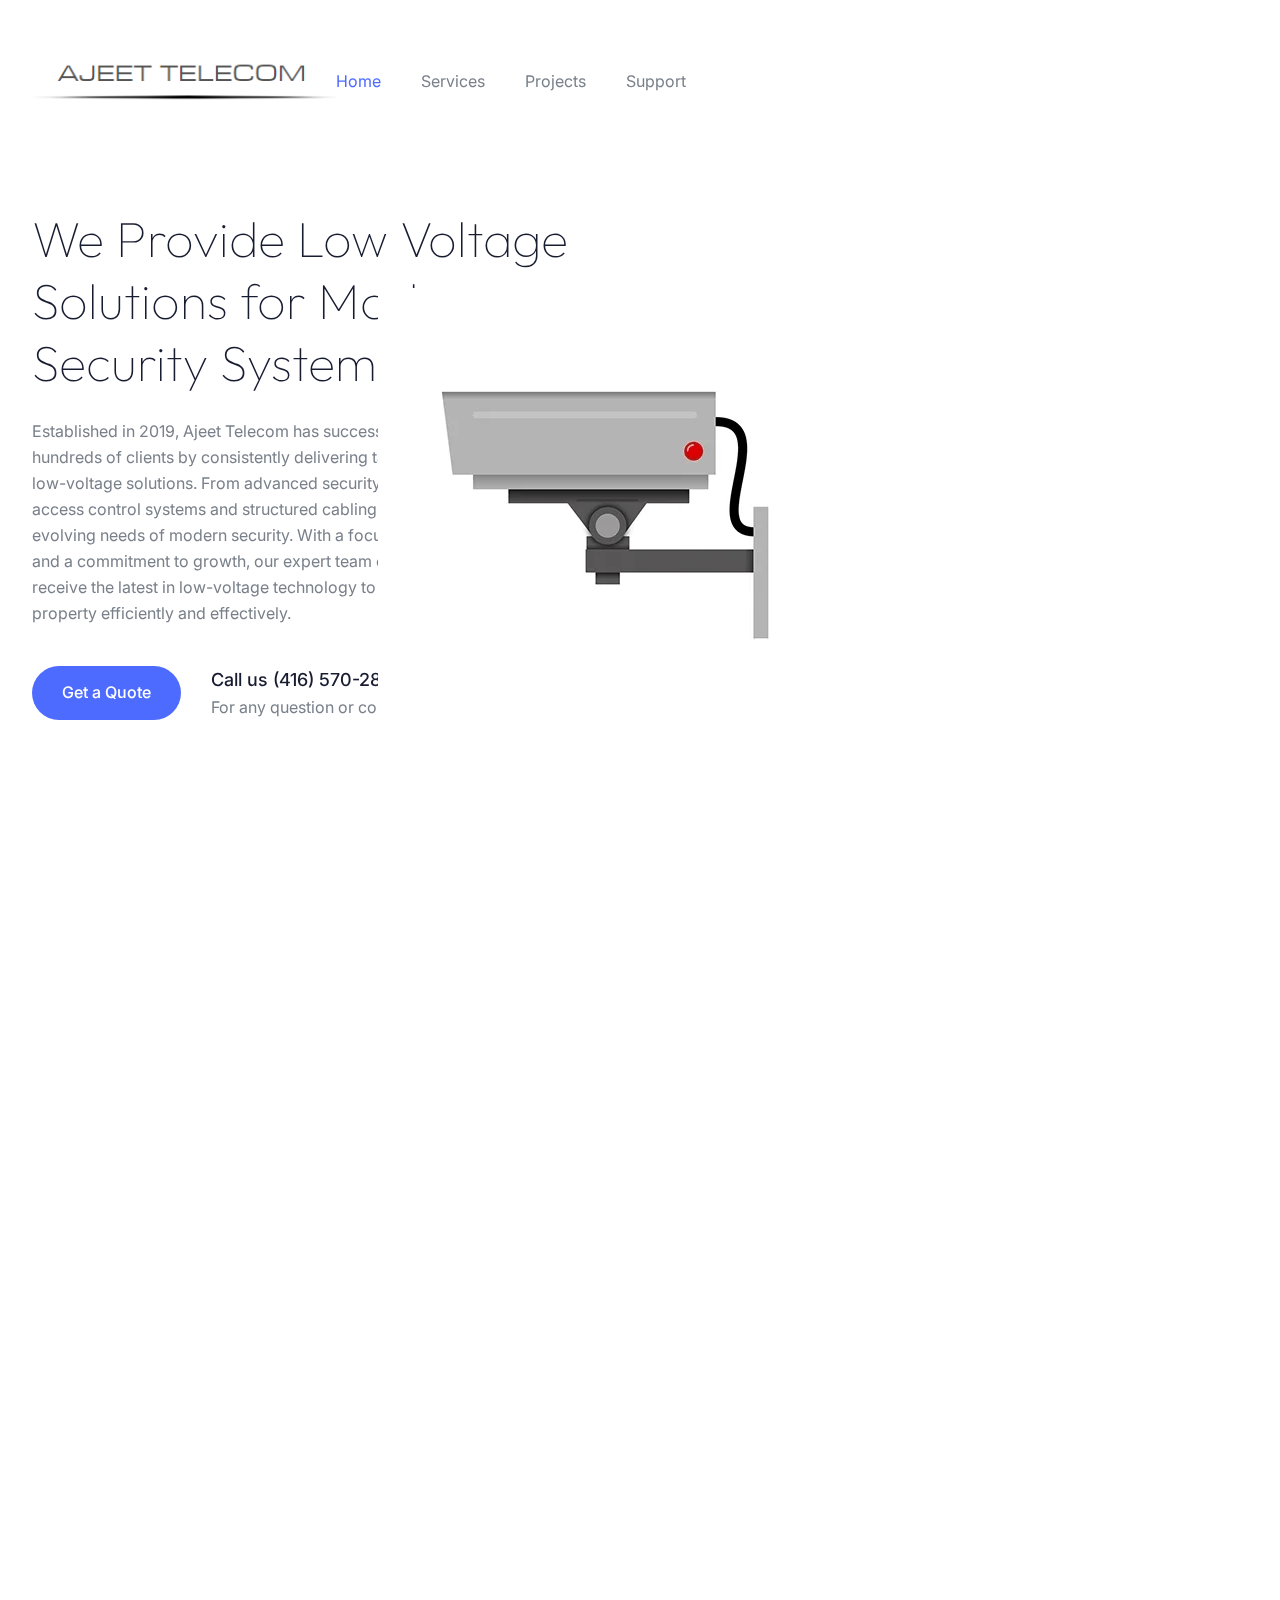
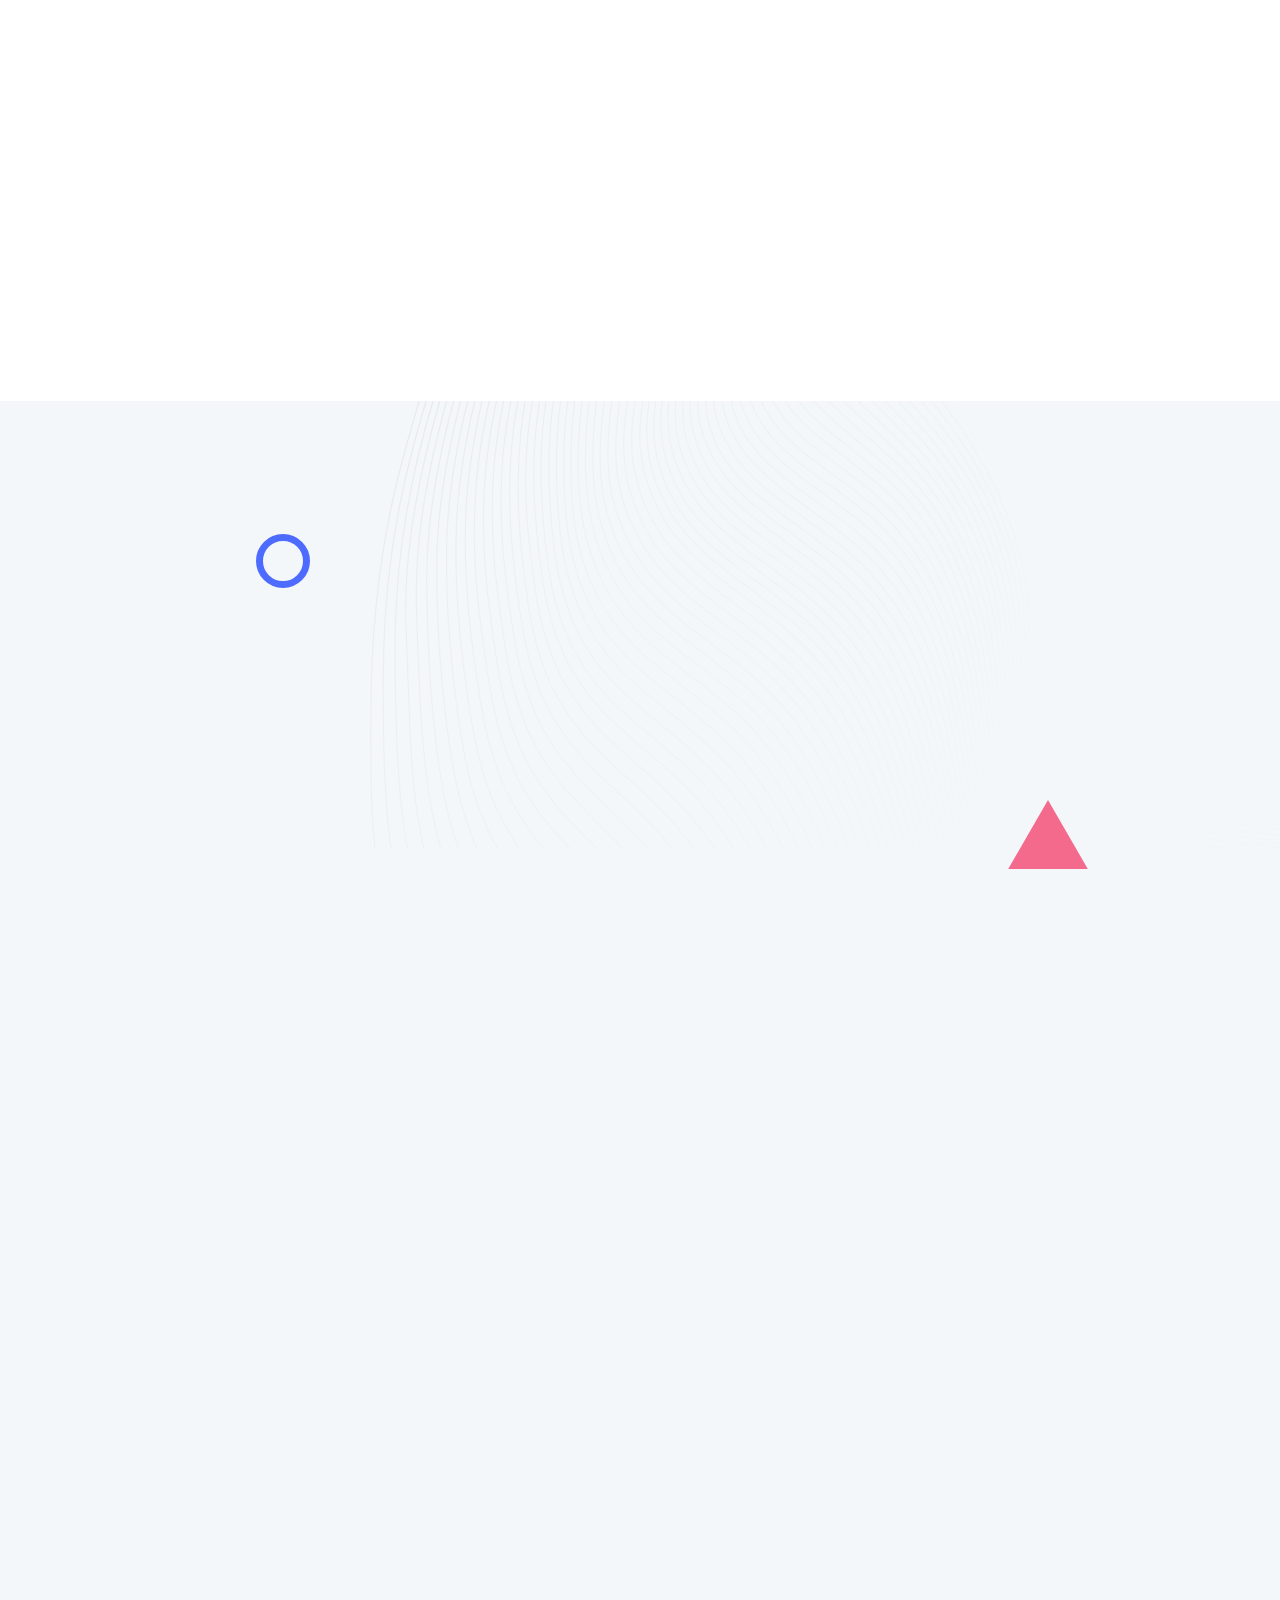
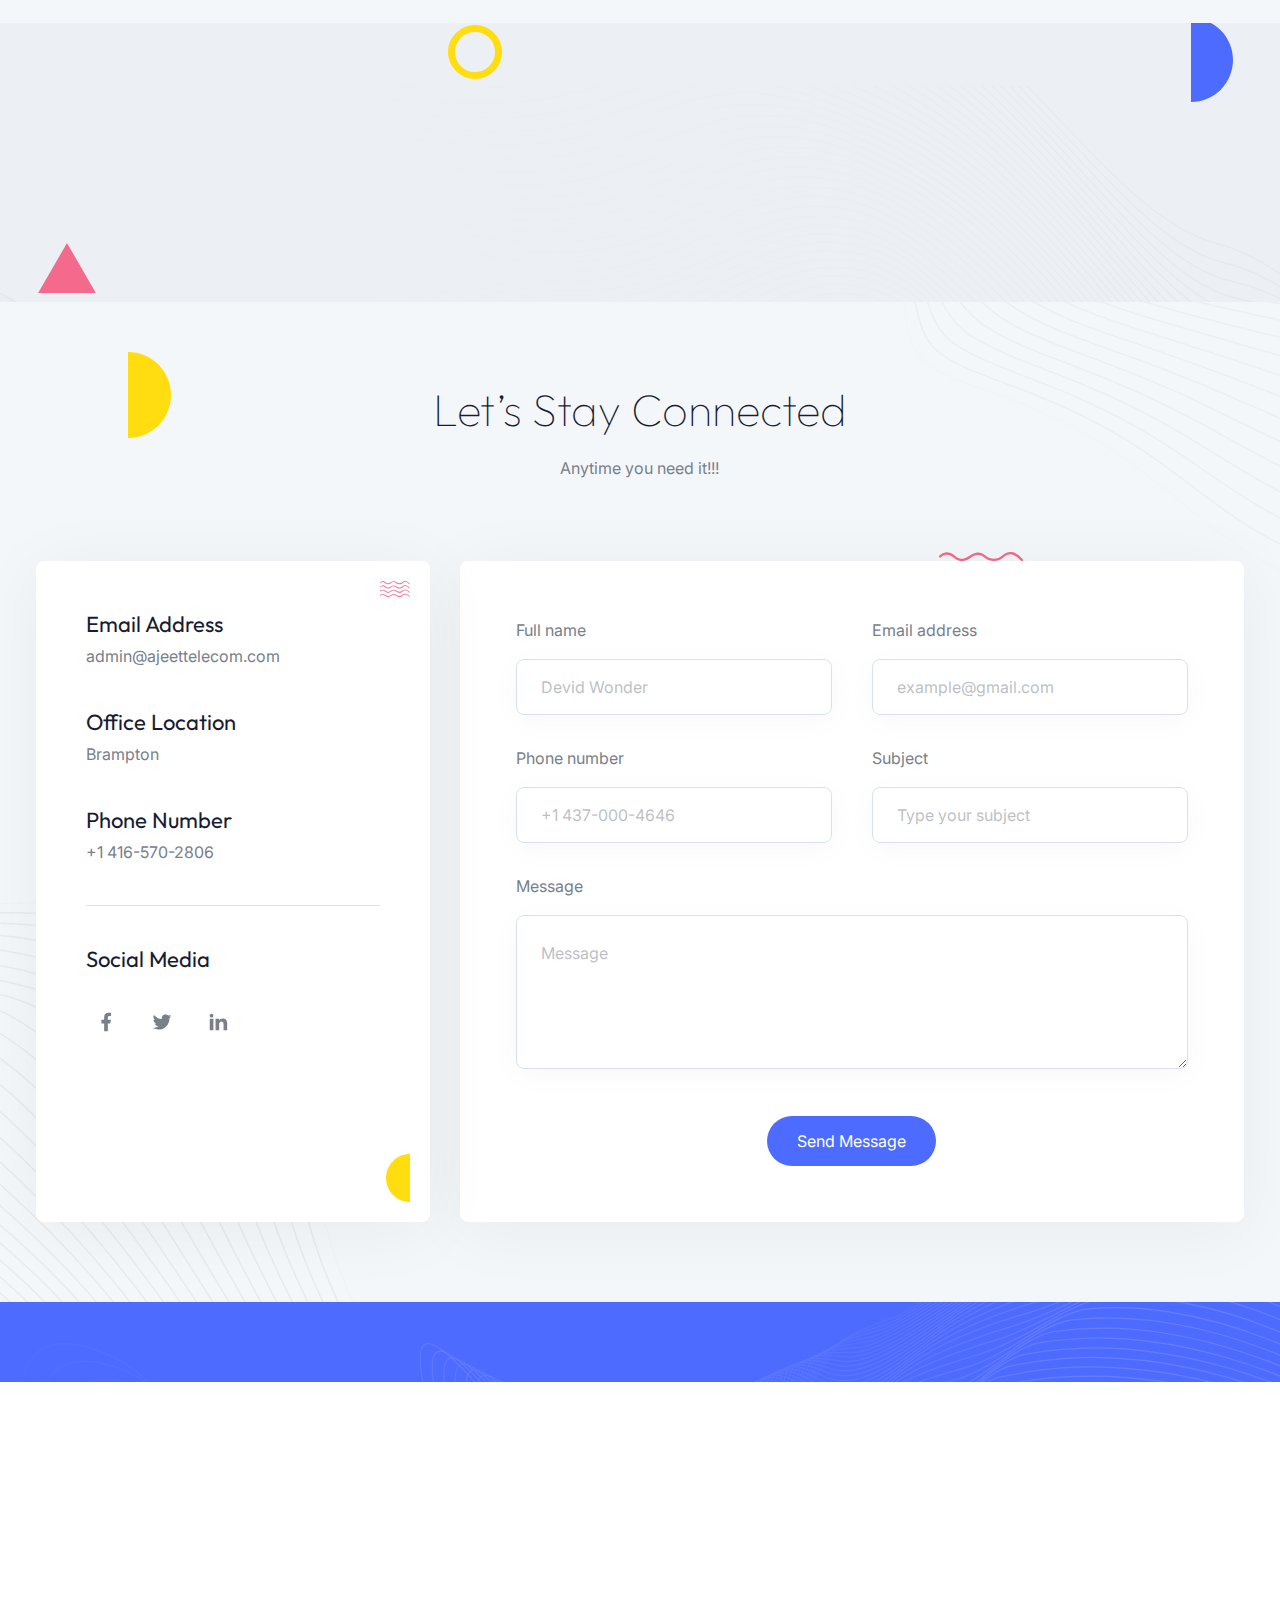
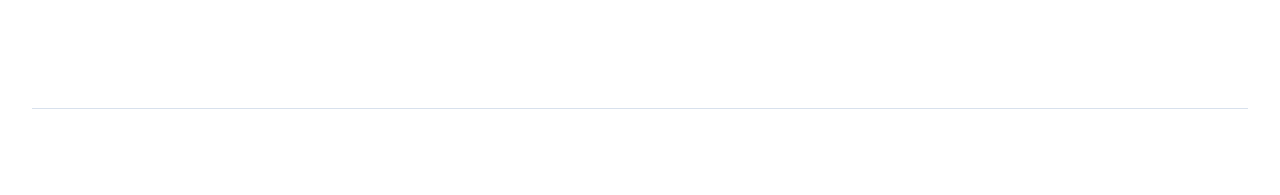
<file: index.html>
<!DOCTYPE html>
<html lang="en">

<head>
  <meta charset="UTF-8" />
  <meta http-equiv="X-UA-Compatible" content="IE=edge" />
  <meta name="viewport" content="width=device-width, initial-scale=1.0" />
  <title>Ajeet Telecom</title>
  <link rel="icon" href="/images/clipart584438.png">
  <link href="style.css" rel="stylesheet">
</head>

<body x-data="{ page: 'home', 'darkMode': true, 'stickyMenu': false, 'navigationOpen': false, 'scrollTop': false }"
  x-init="
         darkMode = JSON.parse(localStorage.getItem('darkMode'));
         $watch('darkMode', value => localStorage.setItem('darkMode', JSON.stringify(value)))"
  :class="{'b eh': darkMode === true}">
  <!-- ===== Header Start ===== -->
  <header class="g s r vd ya cj" :class="{ 'hh sm _k dj bl ll' : stickyMenu }"
    @scroll.window="stickyMenu = (window.pageYOffset > 20) ? true : false">
    <div class="bb ze ki xn 2xl:ud-px-0 oo wf yf i">
      <div class="vd to/4 tc wf yf">
        <a href="index.html">
          <h1 class="fk vj zp kk wm wb textlogo">
            <img src="images/Logo1.png" alt="">
          </h1>
        </a>

        <!-- Hamburger Toggle BTN -->
        <button class="po rc" @click="navigationOpen = !navigationOpen">
          <span class="rc i pf re pd">
            <span class="du-block h q vd yc">
              <span class="rc i r s eh um tg te rd eb ml jl dl" :class="{ 'ue el': !navigationOpen }"></span>
              <span class="rc i r s eh um tg te rd eb ml jl fl" :class="{ 'ue qr': !navigationOpen }"></span>
              <span class="rc i r s eh um tg te rd eb ml jl gl" :class="{ 'ue hl': !navigationOpen }"></span>
            </span>
            <span class="du-block h q vd yc lf">
              <span class="rc eh um tg ml jl el h na r ve yc" :class="{ 'sd dl': !navigationOpen }"></span>
              <span class="rc eh um tg ml jl qr h s pa vd rd" :class="{ 'sd rr': !navigationOpen }"></span>
            </span>
          </span>
        </button>
        <!-- Hamburger Toggle BTN -->
      </div>

      <div class="vd wo/4 sd qo f ho oo wf yf" :class="{ 'd hh rm sr td ud qg ug jc yh': navigationOpen }">
        <nav>
          <ul class="tc _o sf yo cg ep">
            <li><a href="index.html" class="xl" :class="{ 'mk': page === 'home' }">Home</a></li>
            <li><a href="index.html#services" class="xl">Services</a></li>
            <li><a href="/projects.html" class="xl">Projects</a></li>
            <li><a href="index.html#support" class="xl">Support</a></li>
          </ul>
        </nav>

      </div>
    </div>
    </div>
  </header>

  <!-- ===== Header End ===== -->

  <main>
    <!-- ===== Hero Start ===== -->
    <section class="gj do ir hj sp jr i pg">
      <!-- Hero Images -->
      <div class="xc fn zd/2 2xl:ud-w-187.5 bd 2xl:ud-h-171.5 h q r">
        <!-- <img src="images/shape-01.svg" alt="shape" class="xc 2xl:ud-block h t -ud-left-[10%] ua" /> -->
        <!-- <img src="images/shape-03.svg" alt="shape" class="xc 2xl:ud-block h v w va shape3" /> -->
        <img src="images/giphy (2).webp" alt="Woman" class="h q r ua heroimage" />
      </div>

      <!-- Hero Content -->
      <div class="bb ze ki xn 2xl:ud-px-0">
        <div class="tc _o">
          <div class="animate_left jn/2">
            <h1 class="fk vj zp or kk wm wb">We Provide Low Voltage Solutions for Modern Security Systems</h1>
            <p class="fq">
              Established in 2019, Ajeet Telecom has successfully helped hundreds of clients by consistently delivering tailored, reliable low-voltage solutions. From advanced security cameras to access control systems and structured cabling, we meet the evolving needs of modern security. With a focus on innovation and a commitment to growth, our expert team ensures you receive the latest in low-voltage technology to secure your property efficiently and effectively.
            </p>

            <div class="tc tf yo zf mb">
              <a href="#support" class="ek jk lk gh gi hi rg ml il vc _d _l">Get a Quote</a>

              <span class="tc sf">
                <a href="#" class="inline-block ek xj kk wm"> Call us (416) 570-2806 </a>
                <span class="inline-block">For any question or concern</span>
              </span>
            </div>
          </div>
        </div>
      </div>
    </section>
    <!-- ===== Hero End ===== -->

    <!-- ===== Small Features Start ===== -->
    <section id="features">
      <div class="bb ze ki yn 2xl:ud-px-12.5">
        <div class="tc uf zo xf ap zf bp mq">
          <!-- Small Features Item -->
          <div class="animate_top kn to/3 tc cg oq">
            <div class="tc wf xf cf ae cd rg mh">
              <img src="images/icon-01.svg" alt="Icon" />
            </div>
            <div>
              <h4 class="ek yj go kk wm xb">24/7 Support</h4>
              <p> Experience peace of mind with our 24/7 service availability, ensuring support whenever you need it!
              </p>
            </div>
          </div>

          <!-- Small Features Item -->
          <div class="animate_top kn to/3 tc cg oq">
            <div class="tc wf xf cf ae cd rg nh">
              <img src="images/icon-02.svg" alt="Icon" />
            </div>
            <div>
              <h4 class="ek yj go kk wm xb"> Ownership</h4>
              <p> we believe in taking ownership of your safety. Count on our expert solutions to provide the protection
                you need, whenever you need it."</p>
            </div>
          </div>

          <!-- Small Features Item -->
          <div class="animate_top kn to/3 tc cg oq">
            <div class="tc wf xf cf ae cd rg oh">
              <img src="images/icon-03.svg" alt="Icon" />
            </div>
            <div>
              <h4 class="ek yj go kk wm xb">Team Work</h4>
              <p> Collaboration is at the heart of what we do—together, we deliver results.</p>
            </div>
          </div>
        </div>
      </div>
    </section>
    <!-- ===== Small Features End ===== -->

    <!-- ===== About Start ===== -->
    <section class="ji gp uq 2xl:ud-py-35 pg" id="about">
      <div class="bb ze ki xn wq">
        <div class="tc wf gg qq">
          <!-- About Images -->
          <div class="animate_left xc gn gg jn/2 i">

            <div>
              <img src="images/shape-05.svg" alt="Shape" class="h -ud-left-5 x" />
              <img src="images/camera1.png" alt="About" class="ib" />
              <img src="images/cables.png" alt="About" />
            </div>

            <div>
              <img src="images/shape-06.svg" alt="Shape" />
              <img src="images/accesscontrol.png" alt="About" class="ob gb" />
              <img src="images/shape-07.svg" alt="Shape" class="bb" />
            </div>
          </div>

          <!-- About Content -->
          <div class="animate_right jn/2">
            <h4 class="ek yj mk gb">Why Choose Us</h4>
            <h2 class="fk vj zp pr kk wm qb">We Make Our customers happy by giving Best services.</h2>

            <p class="uo">Our specialized knowledge in low voltage systems ensures you receive tailored solutions that
              meet your specific security needs.We utilize the latest advancements in security technology, providing you
              with dependable systems that enhance safety and connectivity.With our round-the-clock service
              availability, you can have peace of mind knowing that help is just a call
              away, whenever you need it. We prioritize your satisfaction, working closely with you to understand your
              requirements and deliver
              solutions that exceed your expectations.From security cameras and access control to structured cabling, we
              offer a wide range of services to
              safeguard your property.Our team is dedicated to providing high-quality products and services, ensuring
              your security systems
              function effectively and reliably.With a history of successful installations and satisfied clients, we are
              a trusted partner in the security
              industry.</p>

            <!-- <a href="https://www.youtube.com/watch?v=xcJtL7QggTI" data-fslightbox class="vc wf hg mb">
              <span class="tc wf xf be dd rg i gh ua">
                <span class="nf h vc yc vd rg gh qk -ud-z-1"></span>
                <img src="images/icon-play.svg" alt="Play" />
              </span>
              <span class="kk">SEE HOW WE WORK</span>
            </a> -->
          </div>
        </div>
      </div>
    </section>
    <!-- ===== About End ===== -->

    <!-- ===== Team Start ===== -->
    <section class="i pg ji gp uq">
      <!-- Bg Shapes -->
      <span class="rc h s r vd fd/5 fh rm"></span>
      <img src="images/shape-08.svg" alt="Shape Bg" class="h q r" />
      <img src="images/shape-09.svg" alt="Shape" class="of h y z/2" />
      <img src="images/shape-10.svg" alt="Shape" class="h _ aa" />
      <img src="images/shape-11.svg" alt="Shape" class="of h m ba" />

      <!-- Section Title Start -->
      <!-- <div
        x-data="{ sectionTitle: `Our Services`, sectionTitleText: `Our services include comprehensive security camera installations using advanced technology, structured cabling for robust networking infrastructure, and sophisticated access control systems tailored to your needs. We leverage cutting-edge software tools for seamless monitoring and management while providing ongoing customer support and maintenance to ensure optimal performance. Trust Ajeet Telecom for reliable, high-quality solutions that safeguard your property and enhance operational efficiency.`}">
        <div class="animate_top bb ze rj ki xn vq">
          <h2 x-text="sectionTitle" class="fk vj pr kk wm on/5 gq/2 bb _b">
          </h2>
          <p class="bb on/5 wo/5 hq" x-text="sectionTitleText"></p>
        </div> -->


      </div>

      <section>

        <p> ......... </p>

      </section>
      <!-- ===== Services Start ===== -->
      <section class="lj tp kr" id="services">
        <!-- Section Title Start -->
        <div x-data="{ sectionTitle: `We Offer The Best Quality Service for You`}">
          <div class="animate_top bb ze rj ki xn vq">
            <h2 x-text="sectionTitle" class="fk vj pr kk wm on/5 gq/2 bb _b">
            </h2>
            <p class="bb on/5 wo/5 hq" x-text="sectionTitleText"></p>
          </div>


        </div>
        <!-- Section Title End -->

        <div class="bb ze ki xn yq mb en">
          <div class="wc qf pn xo ng">
            <!-- Service Item -->
            <div class="animate_top sg oi pi zq ml il am cn _m">
              <img src="images/cam.png" alt="Icon" />
              <h4 class="ek zj kk wm nb _b">Security Cameras installation</h4>
              <p>Utilization of cutting-edge software for seamless monitoring and management of security systems,
                enhancing user experience.</p>
            </div>

            <!-- Service Item -->
            <div class="animate_top sg oi pi zq ml il am cn _m">
              <img src="images/accesscontrol2.png" alt="Icon" />
              <h4 class="ek zj kk wm nb _b">Access Control System </h4>
              <p> Our team is dedicated to providing high-quality products and services, ensuring your security systems
                function effectively and reliably.</p>
            </div>

            <!-- Service Item -->
            <div class="animate_top sg oi pi zq ml il am cn _m">
              <img src="images/struc.png" alt="Icon" />
              <h4 class="ek zj kk wm nb _b">Structured Cabling</h4>
              <p>Personalized consultations to understand client needs and create customized security solutions that fit
                specific requirements.</p>
            </div>

            <!-- Service Item -->
            <div class="animate_top sg oi pi zq ml il am cn _m">
              <img src="images/snd.png" alt="Icon" />
              <h4 class="ek zj kk wm nb _b">Sound System</h4>
              <p>Professional management of large installations, ensuring timely completion and adherence to budget
                constraints.</p>
            </div>

            <!-- Service Item -->
            <div class="animate_top sg oi pi zq ml il am cn _m">
              <img src="images/audiovideo.png" alt="Icon" />
              <h4 class="ek zj kk wm nb _b">Audio & Visual Solutions</h4>
              <p>We utilize the latest advancements in security technology, provid+ing you with dependable systems that
                enhance safety and connectivity.</p>
            </div>

            <!-- Service Item -->
            <div class="animate_top sg oi pi zq ml il am cn _m">
              <img src="images/accessibility2.png" alt="Icon" />
              <h4 class="ek zj kk wm nb _b">Accessibility Solutions</h4>
              <p> Ongoing maintenance services to ensure all systems are up-to-date and functioning optimally, reducing
                downtime.</p>
            </div>
          </div>
        </div>
      </section>
      <!-- ===== Services End ===== -->

      <!-- ===== Testimonials Start ===== -->
      <!-- <section class="hj rp hr">
      <!-- Section Title Start -->
      <!-- <div
        x-data="{ sectionTitle: `Client’s Testimonials`, sectionTitleText: `It is a long established fact that a reader will be distracted by the readable content of a page when looking at its layout. The point of using.`}">
        <div class="animate_top bb ze rj ki xn vq">
          <h2 x-text="sectionTitle" class="fk vj pr kk wm on/5 gq/2 bb _b">
          </h2>
          <p class="bb on/5 wo/5 hq" x-text="sectionTitleText"></p>
        </div>


      </div> -->
      <!-- Section Title End -->

      <!-- <div class="bb ze ki xn ar">
        <div class="animate_top jb cq">
          <!-- Slider main container -->
      <!-- <div class="swiper testimonial-01"> -->
      <!-- Additional required wrapper -->
      <!-- <div class="swiper-wrapper"> -->
      <!-- Slides -->
      <!-- <div class="swiper-slide">
                <div class="i hh rm sg vk xm bi qj"> -->
      <!-- Border Shape
                  <span class="rc je md/2 gh xg h q r"></span>
                  <span class="rc je md/2 mh yg h q p"></span>


      <!-- ===== Counter Start ===== -->
      <section class="i pg qh rm ji hp">
        <img src="images/shape-11.svg" alt="Shape" class="of h ga ha ke" />
        <img src="images/shape-07.svg" alt="Shape" class="h ia o ae jf" />
        <img src="images/shape-14.svg" alt="Shape" class="h ja ka" />
        <img src="images/shape-15.svg" alt="Shape" class="h q p" />

        <div class="bb ze i va ki xn br">
          <div class="tc uf sn tn xf un gg">
            <div class="animate_top me/5 ln rj">
            </div>

            <div class="animate_top me/5 ln rj">
              <h2 class="gk vj zp or kk wm hc">533</h2>
              <p class="ek bk aq">Happy Clients</p>
            </div>

            <div class="animate_top me/5 ln rj">
              <h2 class="gk vj zp or kk wm hc">865</h2>
              <p class="ek bk aq">Security Devices Installed</p>
            </div>

            <div class="animate_top me/5 ln rj">
              <!-- <h2 class="gk vj zp or kk wm hc">346</h2>
            <p class="ek bk aq">Happy Clients</p> -->
            </div>
          </div>
        </div>
      </section>
      <!-- ===== Counter End ===== -->

      <!-- ===== Clients Start ===== -->
      <!-- <section class="pj vp mr"> -->

      <!-- ===== Contact Start ===== -->
      <section id="support" class="i pg fh rm ji gp uq">
        <!-- Bg Shapes -->
        <img src="images/shape-06.svg" alt="Shape" class="h aa y" />
        <img src="images/shape-03.svg" alt="Shape" class="h ca u" />
        <img src="images/shape-07.svg" alt="Shape" class="h w da ee" />
        <img src="images/shape-12.svg" alt="Shape" class="h p s" />
        <img src="images/shape-13.svg" alt="Shape" class="h r q" />

        <!-- Section Title Start -->
        <div
          x-data="{ sectionTitle: `Let’s Stay Connected`, sectionTitleText: `Anytime you need it!!!`}">
          <div class="bb ze rj ki xn vq">
            <h2 x-text="sectionTitle" class="fk vj pr kk wm on/5 gq/2 bb _b">
            </h2>
            <p class="bb on/5 wo/5 hq" x-text="sectionTitleText"></p>
          </div>


        </div>
        <!-- Section Title End -->

        <div id="contactstart" class="i va bb ye ki xn wq jb mo">
          <div class="tc uf sn tf rn un zf xl:gap-10">
            <div class="w-full mn/5 to/3 vk sg hh sm yh rq i pg">
              <!-- Bg Shapes -->
              <img src="images/shape-03.svg" alt="Shape" class="h la x wd" />
              <img src="images/shape-06.svg" alt="Shape" class="h la ma ne kf" />

              <div class="fb">
                <h4 class="wj kk wm cc">Email Address</h4>
                <p><a href="#">admin@ajeettelecom.com</a></p>
              </div>
              <div class="fb">
                <h4 class="wj kk wm cc">Office Location</h4>
                <p>Brampton</p>
              </div>
              <div class="fb">
                <h4 class="wj kk wm cc">Phone Number</h4>
                <p><a href="#">+1 416-570-2806</a></p>
              </div>
              

              <span class="rc nd rh tm lc fb"></span>

              <div>
                <h4 class="wj kk wm qb">Social Media</h4>
                <ul class="tc wf fg">
                  <li>
                    <a href="#" class="c tc wf xf ie ld rg ml il tl">
                      <svg class="th lm ml il" width="11" height="20" viewBox="0 0 11 20" fill="none"
                        xmlns="http://www.w3.org/2000/svg">
                        <path
                          d="M6.83366 11.3752H9.12533L10.042 7.7085H6.83366V5.87516C6.83366 4.931 6.83366 4.04183 8.667 4.04183H10.042V0.96183C9.74316 0.922413 8.61475 0.833496 7.42308 0.833496C4.93433 0.833496 3.16699 2.35241 3.16699 5.14183V7.7085H0.416992V11.3752H3.16699V19.1668H6.83366V11.3752Z"
                          fill="" />
                      </svg>
                    </a>
                  </li>
                  <li>
                    <a href="#" class="c tc wf xf ie ld rg ml il tl">
                      <svg class="th lm ml il" width="20" height="16" viewBox="0 0 20 16" fill="none"
                        xmlns="http://www.w3.org/2000/svg">
                        <path
                          d="M19.3153 2.18484C18.6155 2.4944 17.8733 2.6977 17.1134 2.78801C17.9144 2.30899 18.5138 1.55511 18.8001 0.666844C18.0484 1.11418 17.2244 1.42768 16.3654 1.59726C15.7885 0.979958 15.0238 0.57056 14.1901 0.432713C13.3565 0.294866 12.5007 0.436294 11.7558 0.835009C11.0108 1.23372 10.4185 1.86739 10.0708 2.63749C9.72313 3.40759 9.63963 4.27098 9.83327 5.09343C8.30896 5.01703 6.81775 4.62091 5.45645 3.93079C4.09516 3.24067 2.89423 2.27197 1.93161 1.08759C1.59088 1.67284 1.41182 2.33814 1.41278 3.01534C1.41278 4.34451 2.08928 5.51876 3.11778 6.20626C2.50912 6.1871 1.91386 6.02273 1.38161 5.72685V5.77451C1.38179 6.65974 1.68811 7.51766 2.24864 8.20282C2.80916 8.88797 3.58938 9.3582 4.45703 9.53376C3.89201 9.68688 3.29956 9.70945 2.72453 9.59976C2.96915 10.3617 3.44595 11.0281 4.08815 11.5056C4.73035 11.9831 5.50581 12.2478 6.30594 12.2627C5.51072 12.8872 4.60019 13.3489 3.62642 13.6213C2.65264 13.8938 1.63473 13.9716 0.630859 13.8503C2.38325 14.9773 4.4232 15.5756 6.50669 15.5737C13.5586 15.5737 17.415 9.73176 17.415 4.66535C17.415 4.50035 17.4104 4.33351 17.4031 4.17035C18.1537 3.62783 18.8016 2.95578 19.3162 2.18576L19.3153 2.18484Z"
                          fill="" />
                      </svg>
                    </a>
                  </li>
                  <li>
                    <a href="#" class="c tc wf xf ie ld rg ml il tl">
                      <svg class="th lm ml il" width="19" height="18" viewBox="0 0 19 18" fill="none"
                        xmlns="http://www.w3.org/2000/svg">
                        <path
                          d="M4.36198 2.58327C4.36174 3.0695 4.16835 3.53572 3.82436 3.87937C3.48037 4.22301 3.01396 4.41593 2.52773 4.41569C2.0415 4.41545 1.57528 4.22206 1.23164 3.87807C0.887991 3.53408 0.69507 3.06767 0.695313 2.58144C0.695556 2.09521 0.888943 1.62899 1.23293 1.28535C1.57692 0.941701 2.04333 0.748781 2.52956 0.749024C3.01579 0.749267 3.48201 0.942654 3.82566 1.28664C4.1693 1.63063 4.36222 2.09704 4.36198 2.58327ZM4.41698 5.77327H0.750313V17.2499H4.41698V5.77327ZM10.2103 5.77327H6.56198V17.2499H10.1736V11.2274C10.1736 7.87244 14.5461 7.56077 14.5461 11.2274V17.2499H18.167V9.98077C18.167 4.32494 11.6953 4.53577 10.1736 7.31327L10.2103 5.77327Z"
                          fill="" />
                      </svg>
                    </a>
                  </li>
                </ul>
              </div>
            </div>

            <div class="w-full nn/5 vo/3 vk sg hh sm yh tq">
              <form id="supportForm">
                <div class="tc sf yo ap zf ep qb">
                  <div class="vd to/2">
                    <label class="rc ac" for="fullname">Full name</label>
                    <input type="text" name="fullname" id="fullname" placeholder="Devid Wonder"
                      class="vd ph sg zk xm _g ch pm hm dm dn em pl/50 xi mi" required />
                  </div>

                  <div class="vd to/2">
                    <label class="rc ac" for="email">Email address</label>
                    <input type="email" name="email" id="email" placeholder="example@gmail.com"
                      class="vd ph sg zk xm _g ch pm hm dm dn em pl/50 xi mi" required />
                  </div>
                </div>

                <div class="tc sf yo ap zf ep qb">
                  <div class="vd to/2">
                    <label class="rc ac" for="phone">Phone number</label>
                    <input type="text" name="phone" id="phone" placeholder="+1 437-000-4646"
                      class="vd ph sg zk xm _g ch pm hm dm dn em pl/50 xi mi" required  type="tel" />
                  </div>

                  <div class="vd to/2">
                    <label class="rc ac" for="subject">Subject</label>
                    <input type="text" for="subject" id="subject" placeholder="Type your subject"
                      class="vd ph sg zk xm _g ch pm hm dm dn em pl/50 xi mi" required />
                  </div>
                </div>

                <div class="fb">
                  <label class="rc ac" for="message">Message</label>
                  <textarea placeholder="Message" rows="4" name="message" id="message"
                    class="vd ph sg zk xm _g ch pm hm dm dn em pl/50 ci" required></textarea>
                </div>

                <div class="tc xf">
                  <button class="vc rg lk gh ml il hi gi _l">Send Message</button>
                </div>
              </form>
            </div>
          </div>
        </div>
      </section>
      <!-- ===== Contact End ===== -->

      <!-- ===== CTA Start ===== -->
      <section class="i pg gh ji">
        <!-- Bg Shape -->
        <img class="h p q" src="images/shape-16.svg" alt="Bg Shape" />

        <div class="bb ye i z-10 ki xn dr">
          <div class="tc uf sn tn un gg">
            <div class="animate_left to/2">
              <h2 class="fk vj zp pr lk ac">

              </h2>
              <p class="lk">

              </p>
            </div>
          </div>
        </div>
      </section>

      <!-- ===== CTA End ===== -->
  </main>
  <!-- ===== Footer Start ===== -->
  <footer>
    <div class="bb ze ki xn 2xl:ud-px-0">
      <!-- Footer Top -->
      <div class="ji gp">
        <div class="tc uf ap gg fp">
          <div class="vd ro tc sf rn un gg vn">
           
            <div class="animate_top">
              <h4 class="kk wm tj ec">Quick Links</h4>
              <ul>
                <li><a href="#" class="sc xl vb">Home</a></li>
                <li><a href="/projects.html" class="sc xl vb">Our Projects</a></li>
                <li><a href="/projects.html" class="sc xl vb">Our Services</a></li>
               </ul>
            </div>

            <div class="animate_top">
              <h4 class="kk wm tj ec">Support</h4>

              <ul>
                <li><a href="index.html#support" class="sc xl vb">System Not Working?</a></li>
                <li><a href="index.html#support" class="sc xl vb">Need a Quote</a></li>
              </ul>
            </div>
          </div>
        </div>
      </div>
      <!-- Footer Top -->

      <!-- Footer Bottom -->
      <div class="bh ch pm tc uf sf yo wf xf ap cg fp bj">
        <div class="animate_top">
          <ul class="tc wf gg">
            <li><a href="#" class="xl">English</a></li>
            <li><a href="#" class="xl">Privacy Policy</a></li>
            <li><a href="index.html#support" class="xl">Support</a></li>
          </ul>
        </div>

        <div class="animate_top">
          <p>&copy; 2024 Ajeet Telecom. All rights reserved</p>
        </div>
      </div>
      <!-- Footer Bottom -->
    </div>
  </footer>

  <!-- ===== Footer End ===== -->

  <!-- ====== Back To Top Start ===== -->
  <button class="xc wf xf ie ld vg sr gh tr g sa ta _a" @click="window.scrollTo({top: 0, behavior: 'smooth'})"
    @scroll.window="scrollTop = (window.pageYOffset > 50) ? true : false" :class="{ 'uc' : scrollTop }">
    <svg class="uh se qd" xmlns="http://www.w3.org/2000/svg" viewBox="0 0 512 512">
      <path
        d="M233.4 105.4c12.5-12.5 32.8-12.5 45.3 0l192 192c12.5 12.5 12.5 32.8 0 45.3s-32.8 12.5-45.3 0L256 173.3 86.6 342.6c-12.5 12.5-32.8 12.5-45.3 0s-12.5-32.8 0-45.3l192-192z" />
    </svg>
  </button>

  <!-- ====== Back To Top End ===== -->

  <script defer src="bundle.js"></script>
  <script>
    document.getElementById("supportForm").addEventListener("submit", async function(event) {
    event.preventDefault();

    const headers = new Headers()
    headers.append("Content-Type", "application/json")

    const fullName = document.getElementById("fullname").value;
    const email = document.getElementById("email").value;
    const phone = document.getElementById("phone").value;
    const subject = document.getElementById("subject").value;
    const message = document.getElementById("message").value;
    
    const issueTitle = `${fullName} - ${subject}`;
      
    const body = {
      "name": fullName,
      "email": email,
      "phone": phone,
      "subject": subject,
      "message" : message    }

    const options = {
      method: "POST",
      headers,
      mode: "cors",
      body: JSON.stringify(body),
    }
  
    const response = await fetch("https://eoh5ogfv92udaqc.m.pipedream.net", options)    

    if (response.ok) {
      alert("Form submitted successfully!");
      document.getElementById("supportForm").reset();
    } else {
      alert("There was an error submitting the form.");
    }
  });

</script>
</body>

</html>
</file>
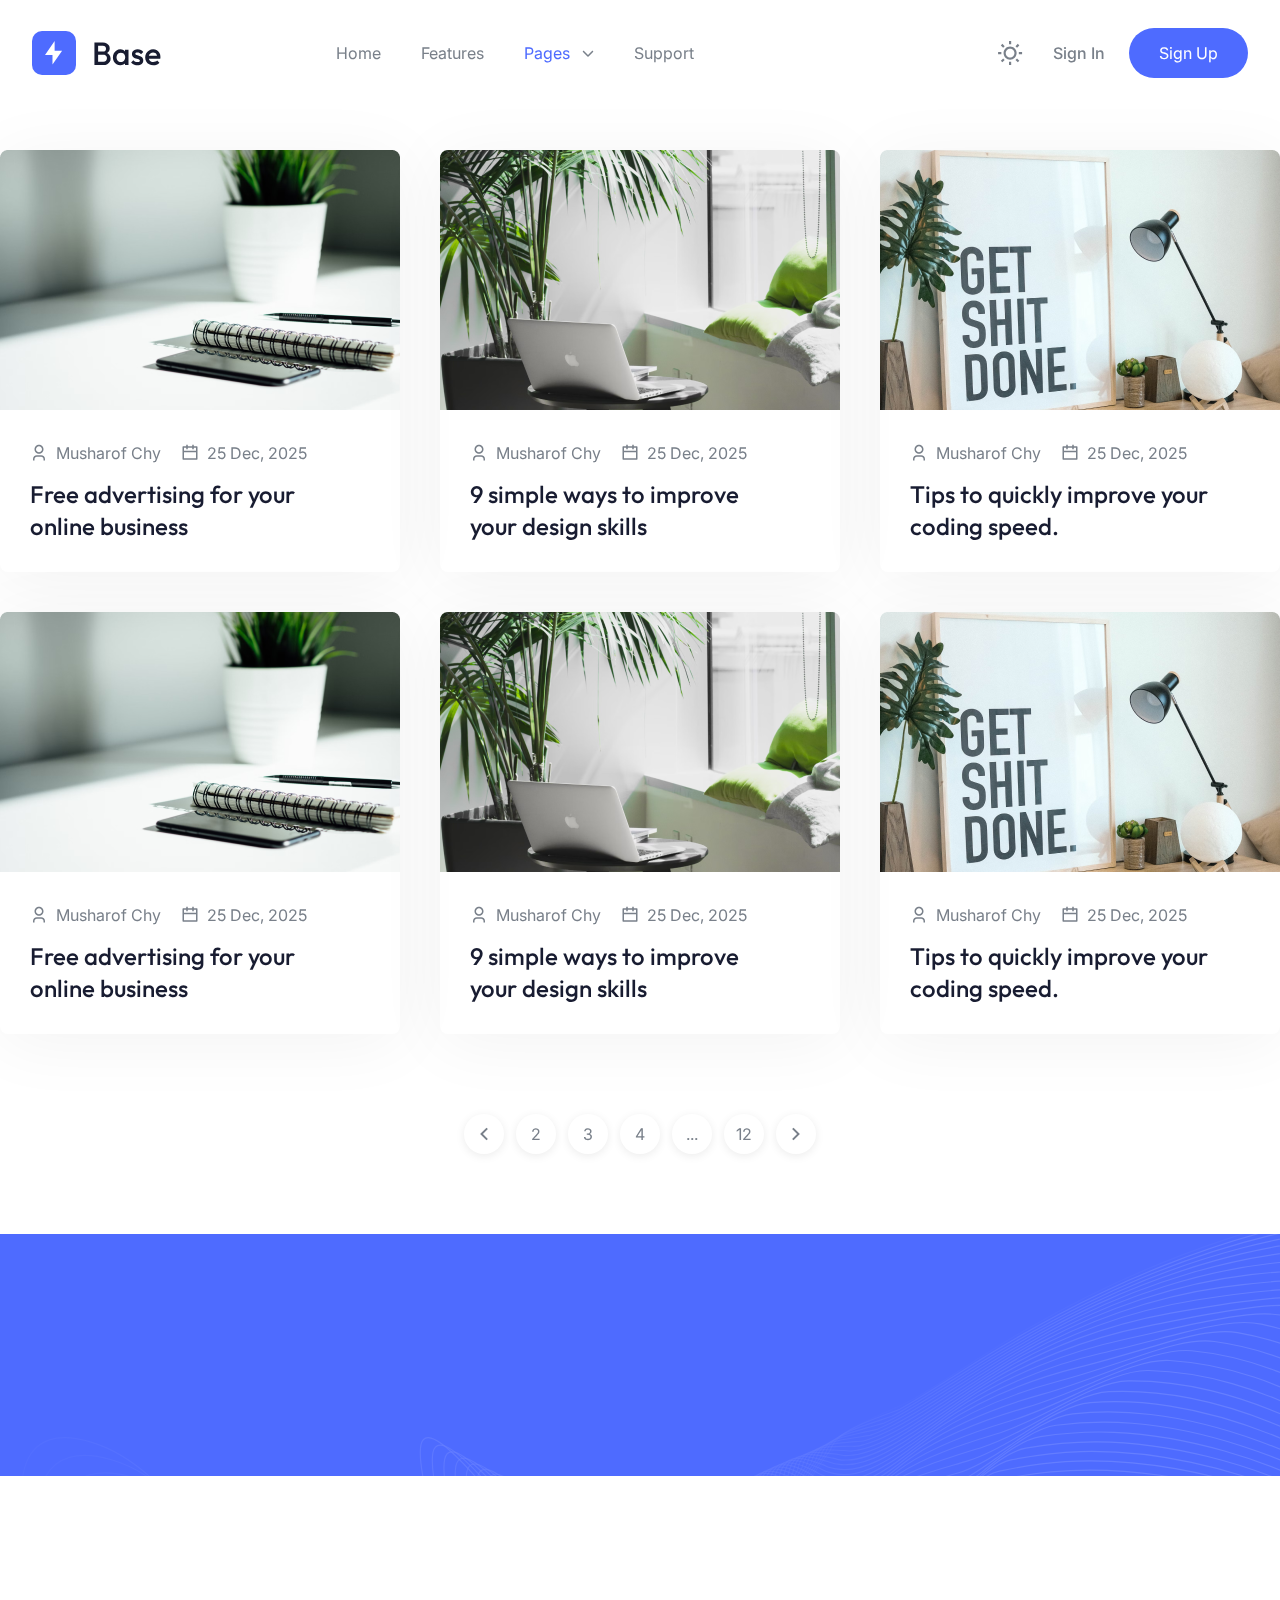
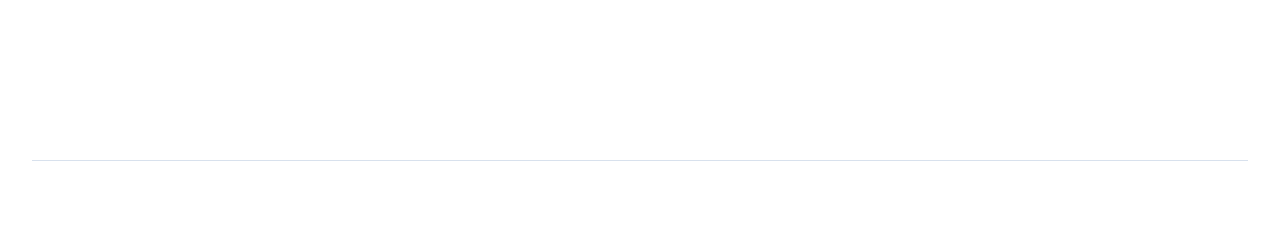
<file: blog-grid.html>
<!DOCTYPE html>
<html lang="en">
  <head>
    <meta charset="UTF-8" />
    <meta http-equiv="X-UA-Compatible" content="IE=edge" />
    <meta name="viewport" content="width=device-width, initial-scale=1.0" />
    <title>Blog Grids | Ajeet Telecom - Tailwind CSS Startup Template</title>
  <link rel="icon" href="favicon.ico"><link href="style.css" rel="stylesheet"></head>
  <body
    x-data="{ page: 'blog-grid', 'darkMode': true, 'stickyMenu': false, 'navigationOpen': false, 'scrollTop': false }"
    x-init="
         darkMode = JSON.parse(localStorage.getItem('darkMode'));
         $watch('darkMode', value => localStorage.setItem('darkMode', JSON.stringify(value)))"
    :class="{'b eh': darkMode === true}"
  >
    <!-- ===== Header Start ===== -->
    <header
  class="g s r vd ya cj"
  :class="{ 'hh sm _k dj bl ll' : stickyMenu }"
  @scroll.window="stickyMenu = (window.pageYOffset > 20) ? true : false"
>
  <div class="bb ze ki xn 2xl:ud-px-0 oo wf yf i">
    <div class="vd to/4 tc wf yf">
      <a href="index.html">
        <img class="om" src="images/logo-light.svg" alt="Logo Light" />
        <img class="xc nm" src="images/logo-dark.svg" alt="Logo Dark" />
      </a>

      <!-- Hamburger Toggle BTN -->
      <button class="po rc" @click="navigationOpen = !navigationOpen">
        <span class="rc i pf re pd">
          <span class="du-block h q vd yc">
            <span class="rc i r s eh um tg te rd eb ml jl dl" :class="{ 'ue el': !navigationOpen }"></span>
            <span class="rc i r s eh um tg te rd eb ml jl fl" :class="{ 'ue qr': !navigationOpen }"></span>
            <span class="rc i r s eh um tg te rd eb ml jl gl" :class="{ 'ue hl': !navigationOpen }"></span>
          </span>
          <span class="du-block h q vd yc lf">
            <span class="rc eh um tg ml jl el h na r ve yc" :class="{ 'sd dl': !navigationOpen }"></span>
            <span class="rc eh um tg ml jl qr h s pa vd rd" :class="{ 'sd rr': !navigationOpen }"></span>
          </span>
        </span>
      </button>
      <!-- Hamburger Toggle BTN -->
    </div>

    <div
      class="vd wo/4 sd qo f ho oo wf yf"
      :class="{ 'd hh rm sr td ud qg ug jc yh': navigationOpen }"
    >
      <nav>
        <ul class="tc _o sf yo cg ep">
          <li><a href="index.html" class="xl" :class="{ 'mk': page === 'home' }">Home</a></li>
          <li><a href="index.html#features" class="xl">Features</a></li>
          <li class="c i" x-data="{ dropdown: false }">
            <a
              href="#"
              class="xl tc wf yf bg"
              @click.prevent="dropdown = !dropdown"
              :class="{ 'mk': page === 'blog-grid' || page === 'blog-single' || page === 'signin' || page === 'signup' || page === '404' }"
            >
              Pages

              <svg
              :class="{ 'wh': dropdown }"
              class="th mm we fd pf" xmlns="http://www.w3.org/2000/svg" viewBox="0 0 512 512">
                <path d="M233.4 406.6c12.5 12.5 32.8 12.5 45.3 0l192-192c12.5-12.5 12.5-32.8 0-45.3s-32.8-12.5-45.3 0L256 338.7 86.6 169.4c-12.5-12.5-32.8-12.5-45.3 0s-12.5 32.8 0 45.3l192 192z" />
              </svg>
            </a>

            <!-- Dropdown Start -->
            <ul class="a" :class="{ 'tc': dropdown }">
              <li><a href="blog-grid.html" class="xl" :class="{ 'mk': page === 'blog-grid' }">Blog Grid</a></li>
              <li><a href="blog-single.html" class="xl" :class="{ 'mk': page === 'blog-single' }">Blog Single</a></li>
              <li><a href="signin.html" class="xl" :class="{ 'mk': page === 'signin' }">Sign In</a></li>
              <li><a href="signup.html" class="xl" :class="{ 'mk': page === 'signup' }">Sign Up</a></li>
              <li><a href="404.html" class="xl" :class="{ 'mk': page === '404' }">404</a></li>
            </ul>
            <!-- Dropdown End -->
          </li>
          <li><a href="index.html#support" class="xl">Support</a></li>
        </ul>
      </nav>

      <div class="tc wf ig pb no">
        <div class="pc h io pa ra" :class="navigationOpen ? '!-ud-visible' : 'd'">
          <label class="rc ab i">
            <input type="checkbox" :value="darkMode" @change="darkMode = !darkMode" class="pf vd yc uk h r za ab" />
            <!-- Icon Sun -->
            <svg :class="{ 'wn' : page === 'home', 'xh' : page === 'home' && stickyMenu }" class="th om" width="25" height="25" viewBox="0 0 25 25" fill="none" xmlns="http://www.w3.org/2000/svg">
              <path d="M12.0908 18.6363C10.3549 18.6363 8.69 17.9467 7.46249 16.7192C6.23497 15.4916 5.54537 13.8268 5.54537 12.0908C5.54537 10.3549 6.23497 8.69 7.46249 7.46249C8.69 6.23497 10.3549 5.54537 12.0908 5.54537C13.8268 5.54537 15.4916 6.23497 16.7192 7.46249C17.9467 8.69 18.6363 10.3549 18.6363 12.0908C18.6363 13.8268 17.9467 15.4916 16.7192 16.7192C15.4916 17.9467 13.8268 18.6363 12.0908 18.6363ZM12.0908 16.4545C13.2481 16.4545 14.358 15.9947 15.1764 15.1764C15.9947 14.358 16.4545 13.2481 16.4545 12.0908C16.4545 10.9335 15.9947 9.8236 15.1764 9.00526C14.358 8.18692 13.2481 7.72718 12.0908 7.72718C10.9335 7.72718 9.8236 8.18692 9.00526 9.00526C8.18692 9.8236 7.72718 10.9335 7.72718 12.0908C7.72718 13.2481 8.18692 14.358 9.00526 15.1764C9.8236 15.9947 10.9335 16.4545 12.0908 16.4545ZM10.9999 0.0908203H13.1817V3.36355H10.9999V0.0908203ZM10.9999 20.8181H13.1817V24.0908H10.9999V20.8181ZM2.83446 4.377L4.377 2.83446L6.69082 5.14828L5.14828 6.69082L2.83446 4.37809V4.377ZM17.4908 19.0334L19.0334 17.4908L21.3472 19.8046L19.8046 21.3472L17.4908 19.0334ZM19.8046 2.83337L21.3472 4.377L19.0334 6.69082L17.4908 5.14828L19.8046 2.83446V2.83337ZM5.14828 17.4908L6.69082 19.0334L4.377 21.3472L2.83446 19.8046L5.14828 17.4908ZM24.0908 10.9999V13.1817H20.8181V10.9999H24.0908ZM3.36355 10.9999V13.1817H0.0908203V10.9999H3.36355Z" fill=""/>
            </svg>
            <!-- Icon Sun -->
            <img class="xc nm" src="images/icon-moon.svg" alt="Moon" />
          </label>
        </div>

        <a href="signin.html" :class="{ 'nk yl' : page === 'home', 'ok' : page === 'home' && stickyMenu }" class="ek pk xl">Sign In</a>
        <a href="signup.html" :class="{ 'hh/[0.15]' : page === 'home', 'sh' : page === 'home' && stickyMenu }" class="lk gh dk rg tc wf xf _l gi hi">Sign Up</a>
      </div>
    </div>
  </div>
</header>

    <!-- ===== Header End ===== -->

    <main>
      <!-- ===== Blog Grid Start ===== -->
      <section class="ji gp uq">
        <div class="bb ye ki xn vq jb jo">
          <div class="wc qf pn xo zf iq">
            <!-- Blog Item -->
            <div class="animate_top sg vk rm xm">
              <div class="c rc i z-1 pg">
                <img class="w-full" src="images/blog-01.png" alt="Blog" />

                <div
                  class="im h r s df vd yc wg tc wf xf al hh/20 nl il z-10"
                >
                  <a href="./blog-single.html" class="vc ek rg lk gh sl ml il gi hi"
                    >Read More</a
                  >
                </div>
              </div>

              <div class="yh">
                <div class="tc uf wf ag jq">
                  <div class="tc wf ag">
                    <img src="images/icon-man.svg" alt="User" />
                    <p>Musharof Chy</p>
                  </div>
                  <div class="tc wf ag">
                    <img src="images/icon-calender.svg" alt="Calender" />
                    <p>25 Dec, 2025</p>
                  </div>
                </div>
                <h4 class="ek tj ml il kk wm xl eq lb">
                  <a href="blog-single.html">Free advertising for your online business</a>
                </h4>
              </div>
            </div>

            <!-- Blog Item -->
            <div class="animate_top sg vk rm xm">
              <div class="c rc i z-1 pg">
                <img class="w-full" src="images/blog-02.png" alt="Blog" />

                <div
                  class="im h r s df vd yc wg tc wf xf al hh/20 nl il z-10"
                >
                  <a href="./blog-single.html" class="vc ek rg lk gh sl ml il gi hi"
                    >Read More</a
                  >
                </div>
              </div>

              <div class="yh">
                <div class="tc uf wf ag jq">
                  <div class="tc wf ag">
                    <img src="images/icon-man.svg" alt="User" />
                    <p>Musharof Chy</p>
                  </div>
                  <div class="tc wf ag">
                    <img src="images/icon-calender.svg" alt="Calender" />
                    <p>25 Dec, 2025</p>
                  </div>
                </div>
                <h4 class="ek tj ml il kk wm xl eq lb">
                  <a href="blog-single.html">9 simple ways to improve your design skills</a>
                </h4>
              </div>
            </div>

            <!-- Blog Item -->
            <div class="animate_top sg vk rm xm">
              <div class="c rc i z-1 pg">
                <img class="w-full" src="images/blog-03.png" alt="Blog" />

                <div
                  class="im h r s df vd yc wg tc wf xf al hh/20 nl il z-10"
                >
                  <a href="./blog-single.html" class="vc ek rg lk gh sl ml il gi hi"
                    >Read More</a
                  >
                </div>
              </div>

              <div class="yh">
                <div class="tc uf wf ag jq">
                  <div class="tc wf ag">
                    <img src="images/icon-man.svg" alt="User" />
                    <p>Musharof Chy</p>
                  </div>
                  <div class="tc wf ag">
                    <img src="images/icon-calender.svg" alt="Calender" />
                    <p>25 Dec, 2025</p>
                  </div>
                </div>
                <h4 class="ek tj ml il kk wm xl eq lb">
                  <a href="blog-single.html">Tips to quickly improve your coding speed.</a>
                </h4>
              </div>
            </div>

            <!-- Blog Item -->
            <div class="animate_top sg vk rm xm">
              <div class="c rc i z-1 pg">
                <img class="w-full" src="images/blog-01.png" alt="Blog" />

                <div
                  class="im h r s df vd yc wg tc wf xf al hh/20 nl il z-10"
                >
                  <a href="./blog-single.html" class="vc ek rg lk gh sl ml il gi hi"
                    >Read More</a
                  >
                </div>
              </div>

              <div class="yh">
                <div class="tc uf wf ag jq">
                  <div class="tc wf ag">
                    <img src="images/icon-man.svg" alt="User" />
                    <p>Musharof Chy</p>
                  </div>
                  <div class="tc wf ag">
                    <img src="images/icon-calender.svg" alt="Calender" />
                    <p>25 Dec, 2025</p>
                  </div>
                </div>
                <h4 class="ek tj ml il kk wm xl eq lb">
                  <a href="blog-single.html">Free advertising for your online business</a>
                </h4>
              </div>
            </div>

            <!-- Blog Item -->
            <div class="animate_top sg vk rm xm">
              <div class="c rc i z-1 pg">
                <img class="w-full" src="images/blog-02.png" alt="Blog" />

                <div
                  class="im h r s df vd yc wg tc wf xf al hh/20 nl il z-10"
                >
                  <a href="./blog-single.html" class="vc ek rg lk gh sl ml il gi hi"
                    >Read More</a
                  >
                </div>
              </div>

              <div class="yh">
                <div class="tc uf wf ag jq">
                  <div class="tc wf ag">
                    <img src="images/icon-man.svg" alt="User" />
                    <p>Musharof Chy</p>
                  </div>
                  <div class="tc wf ag">
                    <img src="images/icon-calender.svg" alt="Calender" />
                    <p>25 Dec, 2025</p>
                  </div>
                </div>
                <h4 class="ek tj ml il kk wm xl eq lb">
                  <a href="blog-single.html">9 simple ways to improve your design skills</a>
                </h4>
              </div>
            </div>

            <!-- Blog Item -->
            <div class="animate_top sg vk rm xm">
              <div class="c rc i z-1 pg">
                <img class="w-full" src="images/blog-03.png" alt="Blog" />

                <div
                  class="im h r s df vd yc wg tc wf xf al hh/20 nl il z-10"
                >
                  <a href="./blog-single.html" class="vc ek rg lk gh sl ml il gi hi"
                    >Read More</a
                  >
                </div>
              </div>

              <div class="yh">
                <div class="tc uf wf ag jq">
                  <div class="tc wf ag">
                    <img src="images/icon-man.svg" alt="User" />
                    <p>Musharof Chy</p>
                  </div>
                  <div class="tc wf ag">
                    <img src="images/icon-calender.svg" alt="Calender" />
                    <p>25 Dec, 2025</p>
                  </div>
                </div>
                <h4 class="ek tj ml il kk wm xl eq lb">
                  <a href="blog-single.html">Tips to quickly improve your coding speed.</a>
                </h4>
              </div>
            </div>
          </div>

          <!-- Pagination -->
          <div class="mb lo bq i ua">
            <nav>
              <ul class="tc wf xf bg">
                <li>
                  <a
                    class="c tc wf xf wd in zc hn rg uj fo wk xm ml il hh rm tl zm yl an"
                    href="#"
                  >
                    <svg class="th lm ml il" width="8" height="14" viewBox="0 0 8 14" fill="none" xmlns="http://www.w3.org/2000/svg">
                      <path d="M2.93884 6.99999L7.88884 11.95L6.47484 13.364L0.11084 6.99999L6.47484 0.635986L7.88884 2.04999L2.93884 6.99999Z" />
                    </svg>
                  </a>
                </li>
                <li>
                  <a
                    class="c tc wf xf wd in zc hn rg uj fo wk xm ml il hh rm tl zm yl an"
                    href="#"
                  >
                    2
                  </a>
                </li>
                <li>
                  <a
                    class="c tc wf xf wd in zc hn rg uj fo wk xm ml il hh rm tl zm yl an"
                    href="#"
                  >
                    3
                  </a>
                </li>
                <li>
                  <a
                    class="c tc wf xf wd in zc hn rg uj fo wk xm ml il hh rm tl zm yl an"
                    href="#"
                  >
                    4
                  </a>
                </li>
                <li>
                  <a
                    class="c tc wf xf wd in zc hn rg uj fo wk xm ml il hh rm tl zm yl an"
                    href="#"
                  >
                    ...
                  </a>
                </li>
                <li>
                  <a
                    class="c tc wf xf wd in zc hn rg uj fo wk xm ml il hh rm tl zm yl an"
                    href="#"
                  >
                    12
                  </a>
                </li>
                <li>
                  <a
                    class="c tc wf xf wd in zc hn rg uj fo wk xm ml il hh rm tl zm yl an"
                    href="#"
                  >
                    <svg class="th lm ml il" width="8" height="14" viewBox="0 0 8 14" fill="none" xmlns="http://www.w3.org/2000/svg">
                      <path d="M5.06067 7.00001L0.110671 2.05001L1.52467 0.636014L7.88867 7.00001L1.52467 13.364L0.110672 11.95L5.06067 7.00001Z" fill="#fefdfo" />
                    </svg>
                  </a>
                </li>
              </ul>
            </nav>
          </div>
          <!-- Pagination -->
        </div>
      </section>
      <!-- ===== Blog Grid End ===== -->

      <!-- ===== CTA Start ===== -->
      <section class="i pg gh ji">
  <!-- Bg Shape -->
  <img class="h p q" src="images/shape-16.svg" alt="Bg Shape" />

  <div class="bb ye i z-10 ki xn dr">
    <div class="tc uf sn tn un gg">
      <div class="animate_left to/2">
        <h2 class="fk vj zp pr lk ac">
            Join with 5000+ Startups Growing with Ajeet Telecom.
        </h2>
        <p class="lk">
            Lorem ipsum dolor sit amet, consectetur adipiscing elit. Nunc quis nibh lorem. Duis sed odio lorem. In a efficitur leo. Ut venenatis rhoncus.
        </p>
      </div>
      <div class="animate_right bf">
        <a href="#" class="vc ek kk hh rg ol il cm gi hi">
            Get Started Now
        </a>
      </div>
    </div>
  </div>
</section>

      <!-- ===== CTA End ===== -->
    </main>
    <!-- ===== Footer Start ===== -->
    <footer>
  <div class="bb ze ki xn 2xl:ud-px-0">
    <!-- Footer Top -->
    <div class="ji gp">
      <div class="tc uf ap gg fp">
        <div class="animate_top zd/2 to/4">
          <a href="index.html">
            <img src="images/logo-light.svg" alt="Logo" class="om" />
            <img src="images/logo-dark.svg" alt="Logo" class="xc nm" />
          </a>

          <p class="lc fb">Lorem ipsum dolor sit amet, consectetur adipiscing elit.</p>

          <ul class="tc wf cg">
            <li>
              <a href="#">
                <svg class="vh ul cl il" width="24" height="24" viewBox="0 0 24 24" fill="none" xmlns="http://www.w3.org/2000/svg">
                  <g clip-path="url(#clip0_48_1499)">
                    <path d="M14 13.5H16.5L17.5 9.5H14V7.5C14 6.47 14 5.5 16 5.5H17.5V2.14C17.174 2.097 15.943 2 14.643 2C11.928 2 10 3.657 10 6.7V9.5H7V13.5H10V22H14V13.5Z" fill="" />
                  </g>
                  <defs>
                    <clipPath id="clip0_48_1499">
                      <rect width="24" height="24" fill="white" />
                    </clipPath>
                  </defs>
                </svg>
              </a>
            </li>
            <li>
              <a href="#">
                <svg class="vh ul cl il" width="24" height="24" viewBox="0 0 24 24" fill="none" xmlns="http://www.w3.org/2000/svg">
                  <g clip-path="url(#clip0_48_1502)">
                    <path
                      d="M22.162 5.65593C21.3985 5.99362 20.589 6.2154 19.76 6.31393C20.6337 5.79136 21.2877 4.96894 21.6 3.99993C20.78 4.48793 19.881 4.82993 18.944 5.01493C18.3146 4.34151 17.4803 3.89489 16.5709 3.74451C15.6615 3.59413 14.7279 3.74842 13.9153 4.18338C13.1026 4.61834 12.4564 5.30961 12.0771 6.14972C11.6978 6.98983 11.6067 7.93171 11.818 8.82893C10.1551 8.74558 8.52832 8.31345 7.04328 7.56059C5.55823 6.80773 4.24812 5.75098 3.19799 4.45893C2.82628 5.09738 2.63095 5.82315 2.63199 6.56193C2.63199 8.01193 3.36999 9.29293 4.49199 10.0429C3.828 10.022 3.17862 9.84271 2.59799 9.51993V9.57193C2.59819 10.5376 2.93236 11.4735 3.54384 12.221C4.15532 12.9684 5.00647 13.4814 5.95299 13.6729C5.33661 13.84 4.6903 13.8646 4.06299 13.7449C4.32986 14.5762 4.85 15.3031 5.55058 15.824C6.25117 16.345 7.09712 16.6337 7.96999 16.6499C7.10247 17.3313 6.10917 17.8349 5.04687 18.1321C3.98458 18.4293 2.87412 18.5142 1.77899 18.3819C3.69069 19.6114 5.91609 20.2641 8.18899 20.2619C15.882 20.2619 20.089 13.8889 20.089 8.36193C20.089 8.18193 20.084 7.99993 20.076 7.82193C20.8949 7.2301 21.6016 6.49695 22.163 5.65693L22.162 5.65593Z"
                      fill=""
                    />
                  </g>
                  <defs>
                    <clipPath id="clip0_48_1502">
                      <rect width="24" height="24" fill="white" />
                    </clipPath>
                  </defs>
                </svg>
              </a>
            </li>
            <li>
              <a href="#">
                <svg class="vh ul cl il" width="24" height="24" viewBox="0 0 24 24" fill="none" xmlns="http://www.w3.org/2000/svg">
                  <g clip-path="url(#clip0_48_1505)">
                    <path
                      d="M6.94 5.00002C6.93974 5.53046 6.72877 6.03906 6.35351 6.41394C5.97825 6.78883 5.46944 6.99929 4.939 6.99902C4.40857 6.99876 3.89997 6.78779 3.52508 6.41253C3.1502 6.03727 2.93974 5.52846 2.94 4.99802C2.94027 4.46759 3.15124 3.95899 3.5265 3.5841C3.90176 3.20922 4.41057 2.99876 4.941 2.99902C5.47144 2.99929 5.98004 3.21026 6.35492 3.58552C6.72981 3.96078 6.94027 4.46959 6.94 5.00002ZM7 8.48002H3V21H7V8.48002ZM13.32 8.48002H9.34V21H13.28V14.43C13.28 10.77 18.05 10.43 18.05 14.43V21H22V13.07C22 6.90002 14.94 7.13002 13.28 10.16L13.32 8.48002Z"
                      fill=""
                    />
                  </g>
                  <defs>
                    <clipPath id="clip0_48_1505">
                      <rect width="24" height="24" fill="white" />
                    </clipPath>
                  </defs>
                </svg>
              </a>
            </li>
            <li>
              <a href="#">
                <svg class="vh ul cl il" width="24" height="24" viewBox="0 0 24 24" xmlns="http://www.w3.org/2000/svg">
                  <g clip-path="url(#clip0_48_1508)">
                    <path
                      d="M7.443 5.3501C8.082 5.3501 8.673 5.4001 9.213 5.5481C9.70301 5.63814 10.1708 5.82293 10.59 6.0921C10.984 6.3391 11.279 6.6861 11.475 7.1311C11.672 7.5761 11.77 8.1211 11.77 8.7141C11.77 9.4071 11.623 10.0001 11.279 10.4451C10.984 10.8911 10.492 11.2861 9.902 11.5831C10.738 11.8311 11.377 12.2761 11.77 12.8691C12.164 13.4631 12.41 14.2051 12.41 15.0461C12.41 15.7391 12.262 16.3321 12.016 16.8271C11.77 17.3221 11.377 17.7671 10.934 18.0641C10.4528 18.3825 9.92084 18.6165 9.361 18.7561C8.771 18.9051 8.181 19.0041 7.591 19.0041H1V5.3501H7.443ZM7.049 10.8901C7.59 10.8901 8.033 10.7421 8.377 10.4951C8.721 10.2481 8.869 9.8021 8.869 9.2581C8.869 8.9611 8.819 8.6641 8.721 8.4671C8.623 8.2691 8.475 8.1201 8.279 7.9721C8.082 7.8731 7.885 7.7741 7.639 7.7251C7.393 7.6751 7.148 7.6751 6.852 7.6751H4V10.8911H7.05L7.049 10.8901ZM7.197 16.7281C7.492 16.7281 7.787 16.6781 8.033 16.6291C8.28138 16.5819 8.51628 16.4805 8.721 16.3321C8.92139 16.1873 9.08903 16.002 9.213 15.7881C9.311 15.5411 9.41 15.2441 9.41 14.8981C9.41 14.2051 9.213 13.7101 8.82 13.3641C8.426 13.0671 7.885 12.9191 7.246 12.9191H4V16.7291H7.197V16.7281ZM16.689 16.6781C17.082 17.0741 17.672 17.2721 18.459 17.2721C19 17.2721 19.492 17.1241 19.885 16.8771C20.279 16.5801 20.525 16.2831 20.623 15.9861H23.033C22.639 17.1731 22.049 18.0141 21.263 18.5581C20.475 19.0531 19.541 19.3501 18.41 19.3501C17.6864 19.3523 16.9688 19.2179 16.295 18.9541C15.6887 18.7266 15.148 18.3529 14.721 17.8661C14.2643 17.4107 13.9267 16.8498 13.738 16.2331C13.492 15.5901 13.393 14.8981 13.393 14.1061C13.393 13.3641 13.492 12.6721 13.738 12.0281C13.9745 11.4082 14.3245 10.8378 14.77 10.3461C15.213 9.9011 15.754 9.5061 16.344 9.2581C17.0007 8.99416 17.7022 8.85969 18.41 8.8621C19.246 8.8621 19.984 9.0111 20.623 9.3571C21.263 9.7031 21.754 10.0991 22.148 10.6931C22.5499 11.2636 22.8494 11.8998 23.033 12.5731C23.131 13.2651 23.18 13.9581 23.131 14.7491H16C16 15.5411 16.295 16.2831 16.689 16.6791V16.6781ZM19.787 11.4841C19.443 11.1381 18.902 10.9401 18.262 10.9401C17.82 10.9401 17.475 11.0391 17.18 11.1871C16.885 11.3361 16.689 11.5341 16.492 11.7321C16.311 11.9234 16.1912 12.1643 16.148 12.4241C16.098 12.6721 16.049 12.8691 16.049 13.0671H20.475C20.377 12.3251 20.131 11.8311 19.787 11.4841V11.4841ZM15.459 6.2901H20.967V7.6261H15.46V6.2901H15.459Z"
                    />
                  </g>
                  <defs>
                    <clipPath id="clip0_48_1508">
                      <rect width="24" height="24" fill="white" />
                    </clipPath>
                  </defs>
                </svg>
              </a>
            </li>
          </ul>
        </div>

        <div class="vd ro tc sf rn un gg vn">
          <div class="animate_top">
            <h4 class="kk wm tj ec">Quick Links</h4>

            <ul>
              <li><a href="#" class="sc xl vb">Home</a></li>
              <li><a href="#" class="sc xl vb">Product</a></li>
              <li>
                <a href="#" class="sc xl vb">
                  Careers 
                  <span class="sc ek uj lk nh rg zi _i nc">Hiring</span>
                </a>
              </li>
              <li><a href="#" class="sc xl vb">Pricing</a></li>
            </ul>
          </div>

          <div class="animate_top">
            <h4 class="kk wm tj ec">Services</h4>

            <ul>
              <li><a href="#" class="sc xl vb">Web Development</a></li>
              <li><a href="#" class="sc xl vb">Graphics Design</a></li>
              <li><a href="#" class="sc xl vb">Digital Marketing</a></li>
              <li><a href="#" class="sc xl vb">Ui/Ux Design</a></li>
            </ul>
          </div>

          <div class="animate_top">
            <h4 class="kk wm tj ec">Support</h4>

            <ul>
              <li><a href="#" class="sc xl vb">Company</a></li>
              <li><a href="#" class="sc xl vb">Press media</a></li>
              <li><a href="#" class="sc xl vb">Our Blog</a></li>
              <li><a href="#" class="sc xl vb">Contact Us</a></li>
            </ul>
          </div>

          <div class="animate_top">
            <h4 class="kk wm tj ec">Newsletter</h4>
            <p class="ac qe">Subscribe to receive future updates</p>

            <form action="https://formbold.com/s/unique_form_id" method="POST">
              <div class="i">
                <input
                  type="text"
                  placeholder="Email address"
                  class="vd sm _g ch pm vk xm rg gm dm dn gi mi"
                />

                <button class="h q fi">
                  <svg class="th vm ul" width="20" height="20" viewBox="0 0 20 20" fill="none" xmlns="http://www.w3.org/2000/svg">
                    <g clip-path="url(#clip0_48_1487)">
                      <path
                        d="M3.1175 1.17318L18.5025 9.63484C18.5678 9.67081 18.6223 9.72365 18.6602 9.78786C18.6982 9.85206 18.7182 9.92527 18.7182 9.99984C18.7182 10.0744 18.6982 10.1476 18.6602 10.2118C18.6223 10.276 18.5678 10.3289 18.5025 10.3648L3.1175 18.8265C3.05406 18.8614 2.98262 18.8792 2.91023 18.8781C2.83783 18.8769 2.76698 18.857 2.70465 18.8201C2.64232 18.7833 2.59066 18.7308 2.55478 18.6679C2.51889 18.6051 2.50001 18.5339 2.5 18.4615V1.53818C2.50001 1.46577 2.51889 1.39462 2.55478 1.33174C2.59066 1.26885 2.64232 1.2164 2.70465 1.17956C2.76698 1.14272 2.83783 1.12275 2.91023 1.12163C2.98262 1.12051 3.05406 1.13828 3.1175 1.17318ZM4.16667 10.8332V16.3473L15.7083 9.99984L4.16667 3.65234V9.16651H8.33333V10.8332H4.16667Z"
                        fill=""
                      />
                    </g>
                    <defs>
                      <clipPath id="clip0_48_1487">
                        <rect width="20" height="20" fill="white" />
                      </clipPath>
                    </defs>
                  </svg>
                </button>
              </div>
            </form>
          </div>
        </div>
      </div>
    </div>
    <!-- Footer Top -->

    <!-- Footer Bottom -->
    <div class="bh ch pm tc uf sf yo wf xf ap cg fp bj">
      <div class="animate_top">
        <ul class="tc wf gg">
          <li><a href="#" class="xl">English</a></li>
          <li><a href="#" class="xl">Privacy Policy</a></li>
          <li><a href="#" class="xl">Support</a></li>
        </ul>
      </div>

      <div class="animate_top">
        <p>&copy; 2025 Ajeet Telecom. All rights reserved</p>
      </div>
    </div>
    <!-- Footer Bottom -->
  </div>
</footer>

    <!-- ===== Footer End ===== -->

    <!-- ====== Back To Top Start ===== -->
    <button
  class="xc wf xf ie ld vg sr gh tr g sa ta _a"
  @click="window.scrollTo({top: 0, behavior: 'smooth'})"
  @scroll.window="scrollTop = (window.pageYOffset > 50) ? true : false"
  :class="{ 'uc' : scrollTop }"
>
  <svg class="uh se qd" xmlns="http://www.w3.org/2000/svg" viewBox="0 0 512 512">
    <path d="M233.4 105.4c12.5-12.5 32.8-12.5 45.3 0l192 192c12.5 12.5 12.5 32.8 0 45.3s-32.8 12.5-45.3 0L256 173.3 86.6 342.6c-12.5 12.5-32.8 12.5-45.3 0s-12.5-32.8 0-45.3l192-192z" />
  </svg>
</button>

    <!-- ====== Back To Top End ===== -->
  <script defer src="bundle.js"></script></body>
</html>
</file>
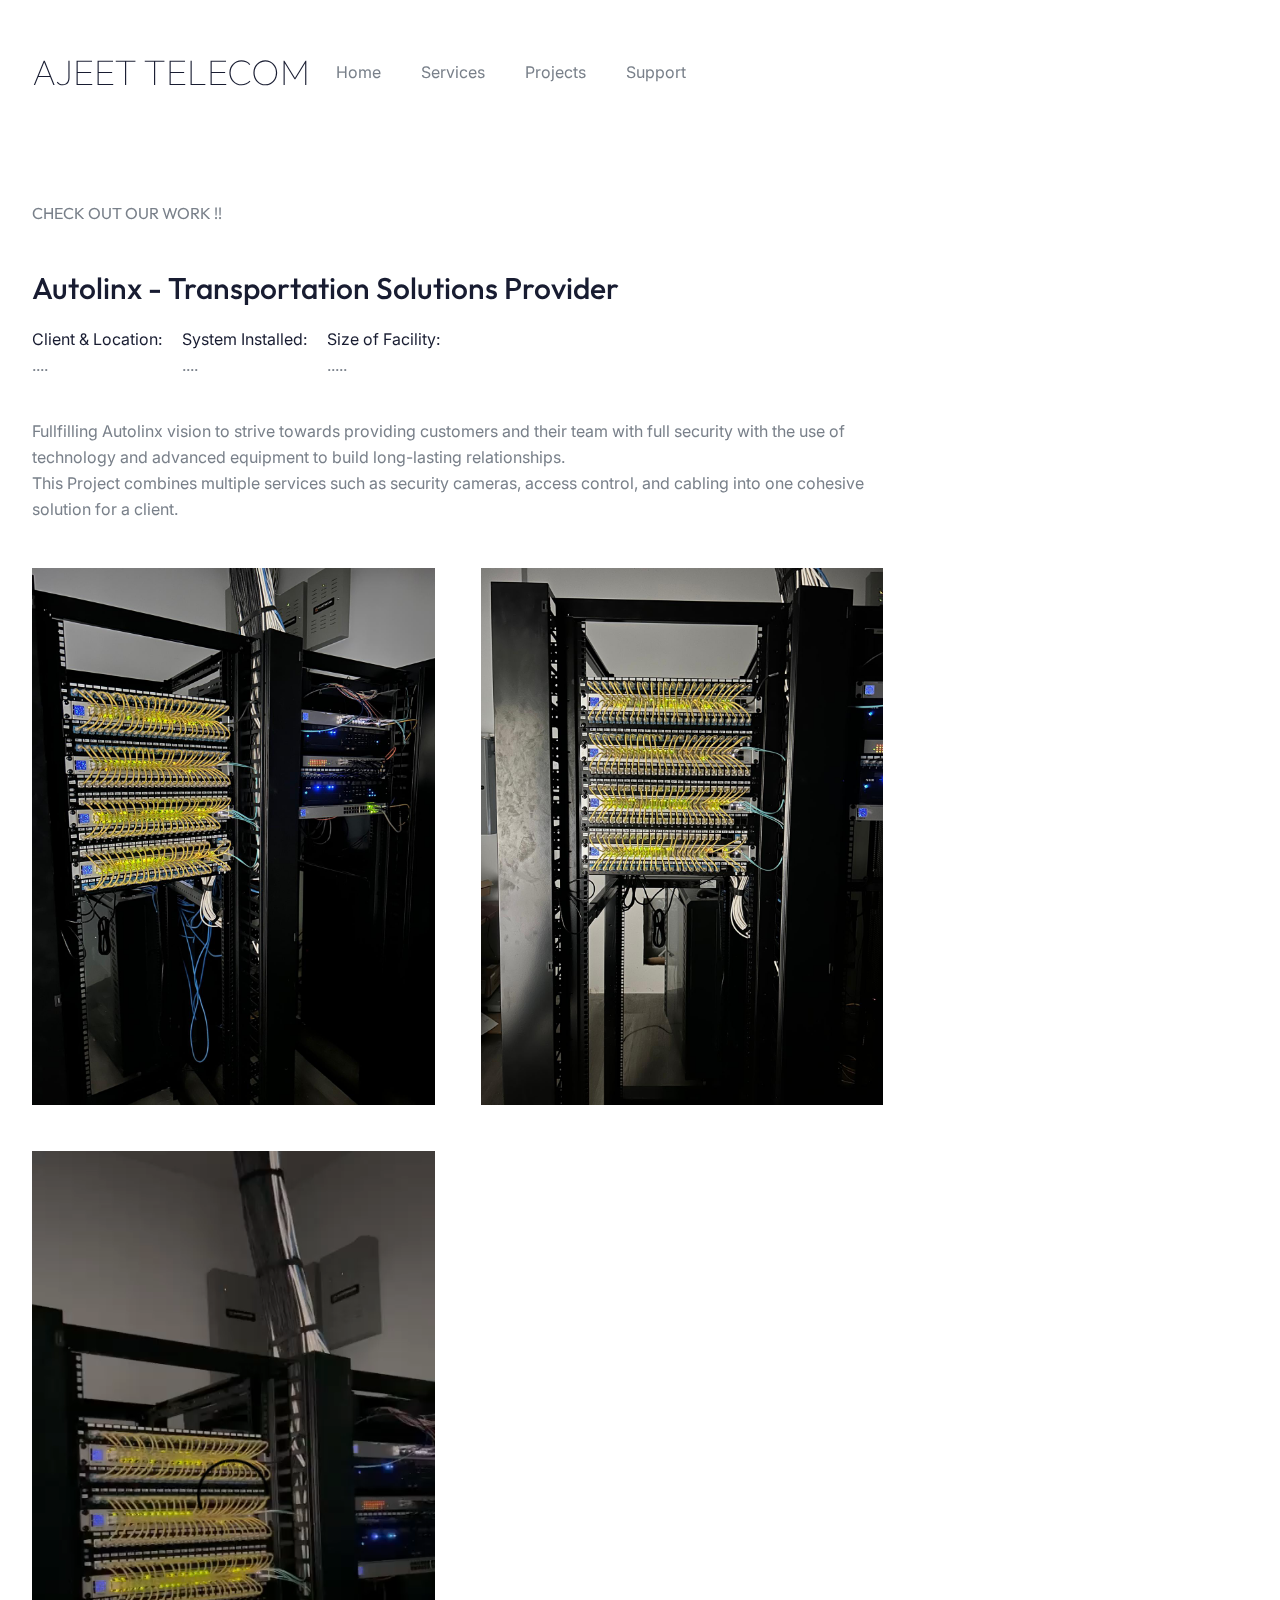
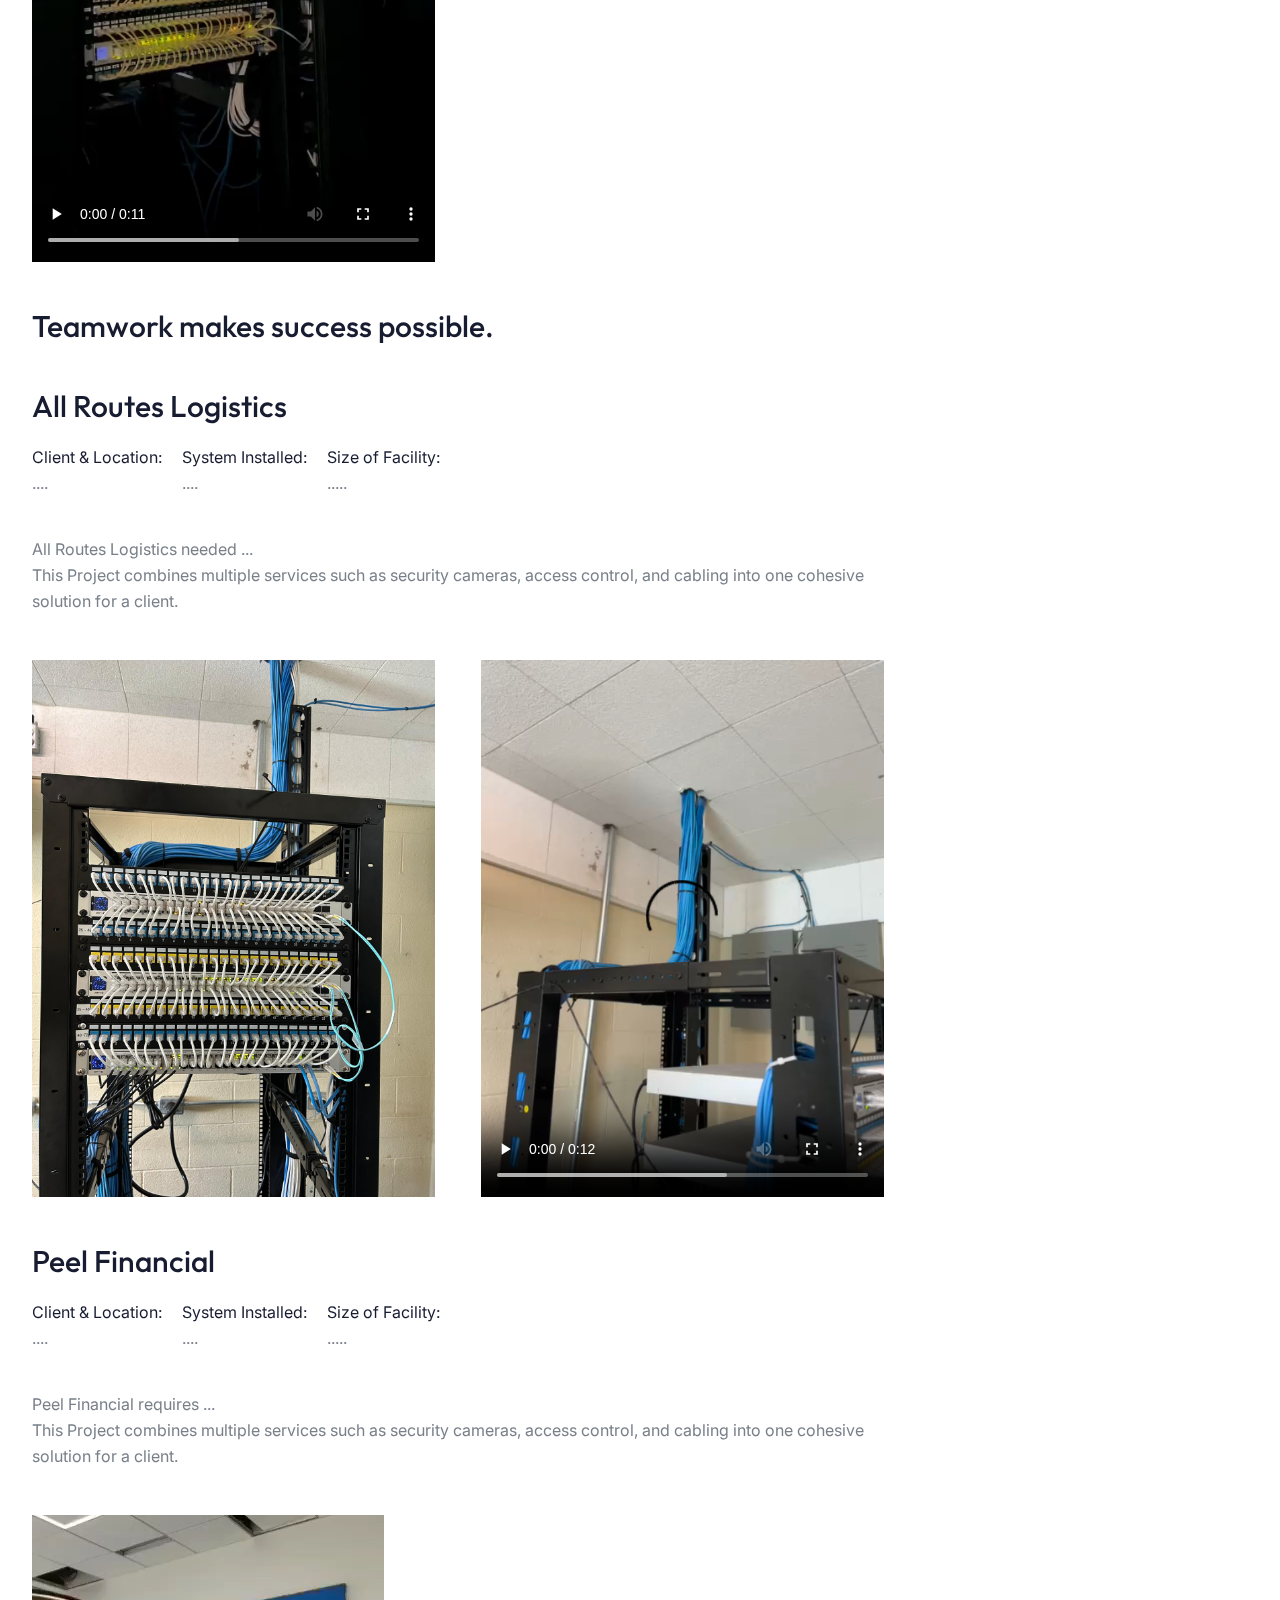
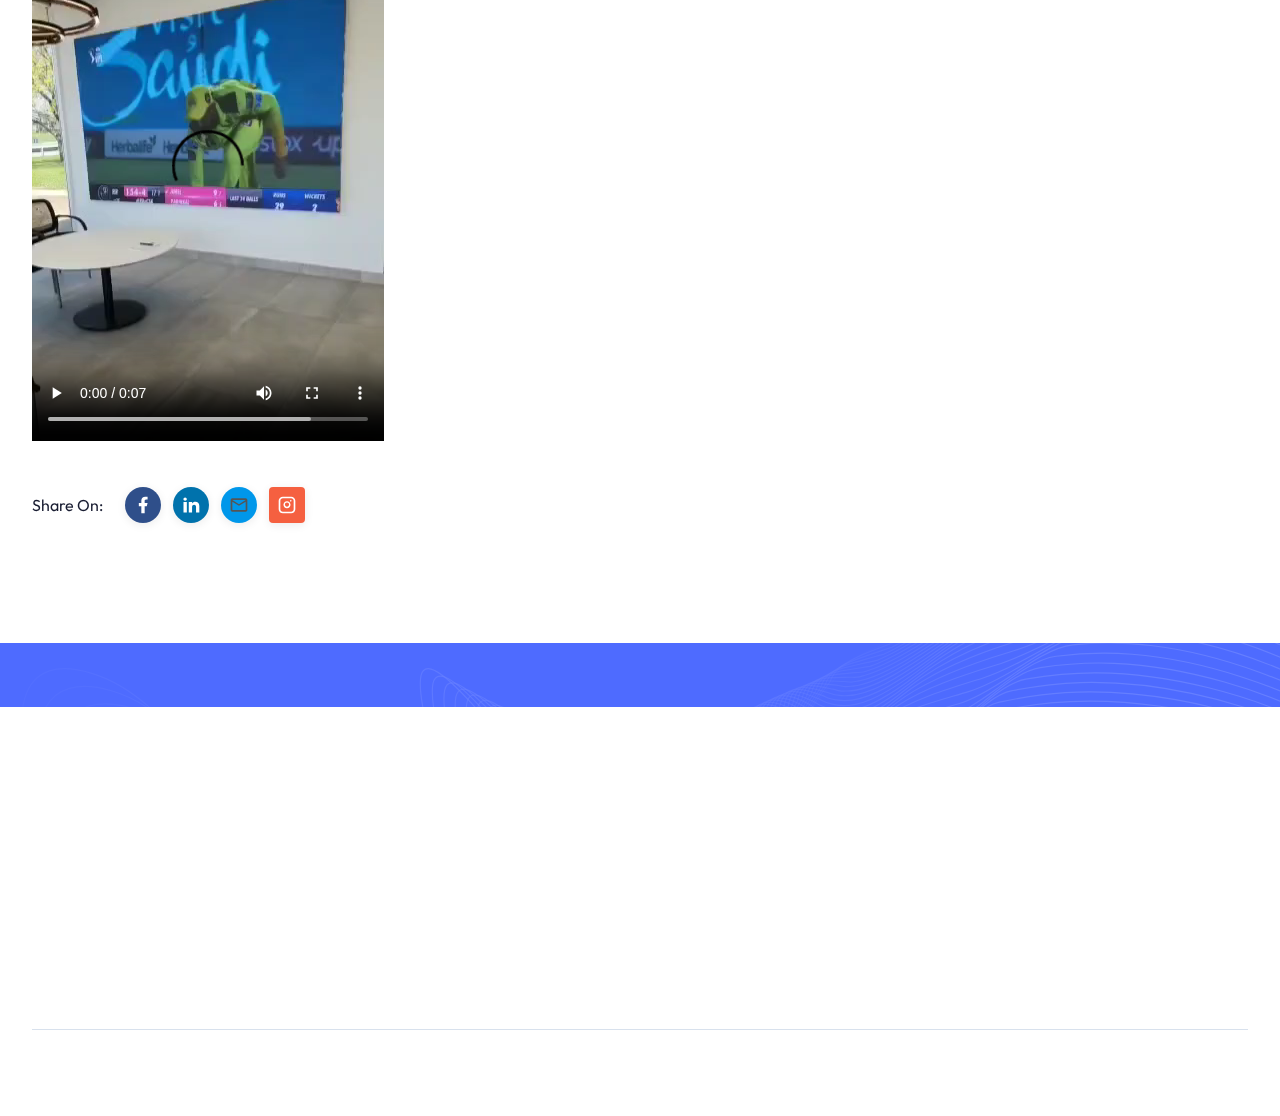
<file: blog-single.html>
<!DOCTYPE html>
<html lang="en">

<head>
  <meta charset="UTF-8" />
  <meta http-equiv="X-UA-Compatible" content="IE=edge" />
  <meta name="viewport" content="width=device-width, initial-scale=1.0" />
  <title>Ajeet Telecom - Read More</title>
  <link rel="icon" href="/images/clipart584438.png">
  <link href="style.css" rel="stylesheet">
</head>

<body
  x-data="{ page: 'blog-single', 'darkMode': true, 'stickyMenu': false, 'navigationOpen': false, 'scrollTop': false }"
  x-init="
         darkMode = JSON.parse(localStorage.getItem('darkMode'));
         $watch('darkMode', value => localStorage.setItem('darkMode', JSON.stringify(value)))"
  :class="{'b eh': darkMode === true}">
  <!-- ===== Header Start ===== -->
  <header class="g s r vd ya cj" :class="{ 'hh sm _k dj bl ll' : stickyMenu }"
    @scroll.window="stickyMenu = (window.pageYOffset > 20) ? true : false">
    <div class="bb ze ki xn 2xl:ud-px-0 oo wf yf i">
      <div class="vd to/4 tc wf yf">
        <a href="index.html">
          <h1 class="fk vj zp kk wm wb textlogo">AJEET TELECOM</h1>
        </a>

        <!-- Hamburger Toggle BTN -->
        <button class="po rc" @click="navigationOpen = !navigationOpen">
          <span class="rc i pf re pd">
            <span class="du-block h q vd yc">
              <span class="rc i r s eh um tg te rd eb ml jl dl" :class="{ 'ue el': !navigationOpen }"></span>
              <span class="rc i r s eh um tg te rd eb ml jl fl" :class="{ 'ue qr': !navigationOpen }"></span>
              <span class="rc i r s eh um tg te rd eb ml jl gl" :class="{ 'ue hl': !navigationOpen }"></span>
            </span>
            <span class="du-block h q vd yc lf">
              <span class="rc eh um tg ml jl el h na r ve yc" :class="{ 'sd dl': !navigationOpen }"></span>
              <span class="rc eh um tg ml jl qr h s pa vd rd" :class="{ 'sd rr': !navigationOpen }"></span>
            </span>
          </span>
        </button>
        <!-- Hamburger Toggle BTN -->
      </div>

      <div class="vd wo/4 sd qo f ho oo wf yf" :class="{ 'd hh rm sr td ud qg ug jc yh': navigationOpen }">
        <nav>
          <ul class="tc _o sf yo cg ep">
            <li><a href="index.html" class="xl" :class="{ 'mk': page === 'home' }">Home</a></li>
            <li><a href="index.html#services" class="xl">Services</a></li>
            <li><a href="/projects.html" class="xl">Projects</a></li>
            <li><a href="index.html#support" class="xl">Support</a></li>
          </ul>
        </nav>

      </div>
    </div>
    </div>
  </header>

  <!-- ===== Header End ===== -->

  <main>
    <!-- ===== Blog Single Start ===== -->
    <section class="gj qp gr hj rp hr">
      <div class="bb ze ki xn 2xl:ud-px-0">
        <div class="tc sf yo zf kq">
          <div class="ro">
            <div
              class="animate_top rounded-md shadow-solid-13 bg-white dark:bg-blacksection border border-stroke dark:border-strokedark p-7.5 md:p-10">
              
              <h1> CHECK OUT OUR WORK !! </h1>

              <h2 class="ek vj 2xl:ud-text-title-lg kk wm nb gb">Autolinx - Transportation Solutions Provider</h2>


              <ul class="tc uf cg 2xl:ud-gap-15 fb">
                <li><span class="rc kk wm">Client & Location: </span> .... </li>
                <li><span class="rc kk wm">System Installed: </span> .... </li>
                <li><span class="rc kk wm">Size of Facility: </span> ..... </li>
              </ul>

              <p>
                Fullfilling Autolinx vision to strive towards providing customers and their team with full security with the use of technology and advanced equipment to build long-lasting relationships. </p>
               <p>This Project combines multiple services such as security cameras, access control, and cabling into one cohesive solution for a client.
              </p>

              <p class="ob">
               
              </p>

              <div class="wc qf pn dg cb">
                <img src="images/autolinks2.jpg" alt="Blog" />
                <img src="images/autolinks1.jpg" alt="Blog" />
                <video controls>
                  <source src="images/autolinks8.mp4" type="video/mp4">
                </video>
              </div>

              <h2 class="ek vj 2xl:ud-text-title-lg kk wm nb qb">Teamwork makes success possible.</h2>
              <div>

                <h2 class="ek vj 2xl:ud-text-title-lg kk wm nb gb"> All Routes Logistics </h2>

              <ul class="tc uf cg 2xl:ud-gap-15 fb">
                <li><span class="rc kk wm">Client & Location: </span> .... </li>
                <li><span class="rc kk wm">System Installed: </span> .... </li>
                <li><span class="rc kk wm">Size of Facility: </span> ..... </li>
              </ul>

              <p>
               All Routes Logistics needed ...</p>
               <p>This Project combines multiple services such as security cameras, access control, and cabling into one cohesive solution for a client.
              </p>

              <p class="ob">
               
              </p>

              <div class="wc qf pn dg cb">
                <img src="images/autolinks4.jpg" alt="Blog" />
                <video controls>
                  <source src="images/allroute1.mp4" type="video/mp4">
                </video>
              </div>
              </div>

              <div>

                <h2 class="ek vj 2xl:ud-text-title-lg kk wm nb gb"> Peel Financial </h2>

              <ul class="tc uf cg 2xl:ud-gap-15 fb">
                <li><span class="rc kk wm">Client & Location: </span> .... </li>
                <li><span class="rc kk wm">System Installed: </span> .... </li>
                <li><span class="rc kk wm">Size of Facility: </span> ..... </li>
              </ul>

              <p>
               Peel Financial requires ... </p>
               <p>This Project combines multiple services such as security cameras, access control, and cabling into one cohesive solution for a client.
              </p>

              <p class="ob">

                </p>

              <div class="wc qf pn dg cb">
                <video controls>
                  <source src="images/peel1.mp4" type="video/mp4">
                </video>
              </div>
              </div>






              <ul class="tc wf bg sb">
                <li>
                  <p class="sj kk wm tb">Share On:</p>
                </li>
                <li>
                  <a href="#" class="tc wf xf yd ad rg ml il ih wk">
                    <svg width="20" height="20" viewBox="0 0 20 20" fill="none" xmlns="http://www.w3.org/2000/svg">
                      <g clip-path="url(#clip0_47_28)">
                        <path
                          d="M11.6663 11.25H13.7497L14.583 7.91663H11.6663V6.24996C11.6663 5.39163 11.6663 4.58329 13.333 4.58329H14.583V1.78329C14.3113 1.74746 13.2855 1.66663 12.2022 1.66663C9.93967 1.66663 8.33301 3.04746 8.33301 5.58329V7.91663H5.83301V11.25H8.33301V18.3333H11.6663V11.25Z"
                          fill="white" />
                      </g>
                      <defs>
                        <clipPath id="clip0_47_28">
                          <rect width="20" height="20" fill="white" />
                        </clipPath>
                      </defs>
                    </svg>
                  </a>
                </li>
                
                <li>
                  <a href="#" class="tc wf xf yd ad rg ml il lh wk">
                    <svg width="20" height="20" viewBox="0 0 20 20" fill="none" xmlns="http://www.w3.org/2000/svg">
                      <g clip-path="url(#clip0_47_53)">
                        <path
                          d="M5.78353 4.16665C5.78331 4.60867 5.6075 5.03251 5.29478 5.34491C4.98207 5.65732 4.55806 5.8327 4.11603 5.83248C3.674 5.83226 3.25017 5.65645 2.93776 5.34373C2.62536 5.03102 2.44997 4.60701 2.4502 4.16498C2.45042 3.72295 2.62622 3.29912 2.93894 2.98671C3.25166 2.67431 3.67567 2.49892 4.1177 2.49915C4.55972 2.49937 4.98356 2.67517 5.29596 2.98789C5.60837 3.30061 5.78375 3.72462 5.78353 4.16665ZM5.83353 7.06665H2.5002V17.5H5.83353V7.06665ZM11.1002 7.06665H7.78353V17.5H11.0669V12.025C11.0669 8.97498 15.0419 8.69165 15.0419 12.025V17.5H18.3335V10.8916C18.3335 5.74998 12.4502 5.94165 11.0669 8.46665L11.1002 7.06665Z"
                          fill="white" />
                      </g>
                      <defs>
                        <clipPath id="clip0_47_53">
                          <rect width="20" height="20" fill="white" />
                        </clipPath>
                      </defs>
                    </svg>
                  </a>
                </li>

                <li>
                  <a href="mailto:?subject=Check%20this%20out&body=Here%20is%20something%20interesting%20to%20see" target="_blank" class="tc wf xf yd ad rg ml il jh wk" title="Share via Email">
                    <svg width="20" height="20" viewBox="0 0 24 24" fill="none" xmlns="http://www.w3.org/2000/svg">
                      <path d="M20 4H4C2.9 4 2 4.9 2 6V18C2 19.1 2.9 20 4 20H20C21.1 20 22 19.1 22 18V6C22 4.9 21.1 4 20 4ZM20 6L12 11L4 6H20ZM4 18V8L12 13L20 8V18H4Z" fill="#555555"/>
                    </svg>
                  </a>
                </li>

                <li>
                  <a href="https://www.instagram.com/" target="_blank" class="tc wf xf yd ad rg ml il jh wk" title="Share on Instagram" style="background-color: #F56040; padding: 4px; border-radius: 4px;">
                    <svg width="20" height="20" viewBox="0 0 24 24" fill="none" xmlns="http://www.w3.org/2000/svg">
                      <path d="M16.98 2H7.02C4.26 2 2 4.26 2 7.02V16.98C2 19.74 4.26 22 7.02 22H16.98C19.74 22 22 19.74 22 16.98V7.02C22 4.26 19.74 2 16.98 2ZM20 16.98C20 18.64 18.64 20 16.98 20H7.02C5.36 20 4 18.64 4 16.98V7.02C4 5.36 5.36 4 7.02 4H16.98C18.64 4 20 5.36 20 7.02V16.98ZM12 7.54C9.66 7.54 7.76 9.44 7.76 11.78C7.76 14.12 9.66 16.02 12 16.02C14.34 16.02 16.24 14.12 16.24 11.78C16.24 9.44 14.34 7.54 12 7.54ZM12 14.02C10.62 14.02 9.52 12.92 9.52 11.54C9.52 10.16 10.62 9.06 12 9.06C13.38 9.06 14.48 10.16 14.48 11.54C14.48 12.92 13.38 14.02 12 14.02ZM17.5 7.01C17.5 7.54 17.05 7.99 16.52 7.99C15.99 7.99 15.54 7.54 15.54 7.01C15.54 6.48 15.99 6.03 16.52 6.03C17.05 6.03 17.5 6.48 17.5 7.01Z" fill="white"/>
                    </svg>
                  </a>
                </li>
                
                
                
              </ul>

            </div>
          </div>

        </div>
      </div>
      </div>
      </div>
      </div>
    </section>
    <!-- ===== Blog Single End ===== -->

    <!-- ===== CTA Start ===== -->
    <section class="i pg gh ji">
      <!-- Bg Shape -->
      <img class="h p q" src="images/shape-16.svg" alt="Bg Shape" />

      <div class="bb ye i z-10 ki xn dr">
        <div class="tc uf sn tn un gg">
          <div class="animate_left to/2">
            
          </div>
          <div class="animate_right bf">

          </div>
        </div>
      </div>
    </section>

    <!-- ===== CTA End ===== -->
  </main>
  <!-- ===== Footer Start ===== -->
  <footer>
    <div class="bb ze ki xn 2xl:ud-px-0">
      <!-- Footer Top -->
      <div class="ji gp">
        <div class="tc uf ap gg fp">
          <div class="vd ro tc sf rn un gg vn">
            <div class="animate_top">
              <h4 class="kk wm tj ec">Quick Links</h4>

              <ul>
                <li><a href="#" class="sc xl vb">Home</a></li>
                <li><a href="/projects.html" class="sc xl vb">Our Projects</a></li>
              </ul>
            </div>

            <div class="animate_top">
              <h4 class="kk wm tj ec">Services</h4>

              <ul>
                <li><a href="index.html#services" class="sc xl vb">Security Cameras installation</a></li>
                <li><a href="index.html#services" class="sc xl vb">Structured Cabling</a></li>
                <li><a href="index.html#services" class="sc xl vb">Access Control System</a></li>
                <li><a href="index.html#services" class="sc xl vb">Audio & Visual Solutions</a></li>
                <li><a href="index.html#services" class="sc xl vb">Accessibility Solutions</a></li>
              </ul>
            </div>

            <div class="animate_top">
              <h4 class="kk wm tj ec">Support</h4>

              <ul>
                <li><a href="#" class="sc xl vb">System Not Working?</a></li>
                <li><a href="#" class="sc xl vb">Need a Quote</a></li>
              </ul>
            </div>
          </div>
        </div>
      </div>
      <!-- Footer Top -->

      <!-- Footer Bottom -->
      <div class="bh ch pm tc uf sf yo wf xf ap cg fp bj">
        <div class="animate_top">
          <ul class="tc wf gg">
            <li><a href="#" class="xl">English</a></li>
            <li><a href="#" class="xl">Privacy Policy</a></li>
            <li><a href="#" class="xl">Support</a></li>
          </ul>
        </div>

        <div class="animate_top">
          <p>&copy; 2024 Ajeet Telecom. All rights reserved</p>
        </div>
      </div>
      <!-- Footer Bottom -->
    </div>
  </footer>

  <!-- ===== Footer End ===== -->

  <!-- ====== Back To Top Start ===== -->
  <button class="xc wf xf ie ld vg sr gh tr g sa ta _a" @click="window.scrollTo({top: 0, behavior: 'smooth'})"
    @scroll.window="scrollTop = (window.pageYOffset > 50) ? true : false" :class="{ 'uc' : scrollTop }">
    <svg class="uh se qd" xmlns="http://www.w3.org/2000/svg" viewBox="0 0 512 512">
      <path
        d="M233.4 105.4c12.5-12.5 32.8-12.5 45.3 0l192 192c12.5 12.5 12.5 32.8 0 45.3s-32.8 12.5-45.3 0L256 173.3 86.6 342.6c-12.5 12.5-32.8 12.5-45.3 0s-12.5-32.8 0-45.3l192-192z" />
    </svg>
  </button>

  <!-- ====== Back To Top End ===== -->
  <script defer src="bundle.js"></script>
</body>

</html>
</file>
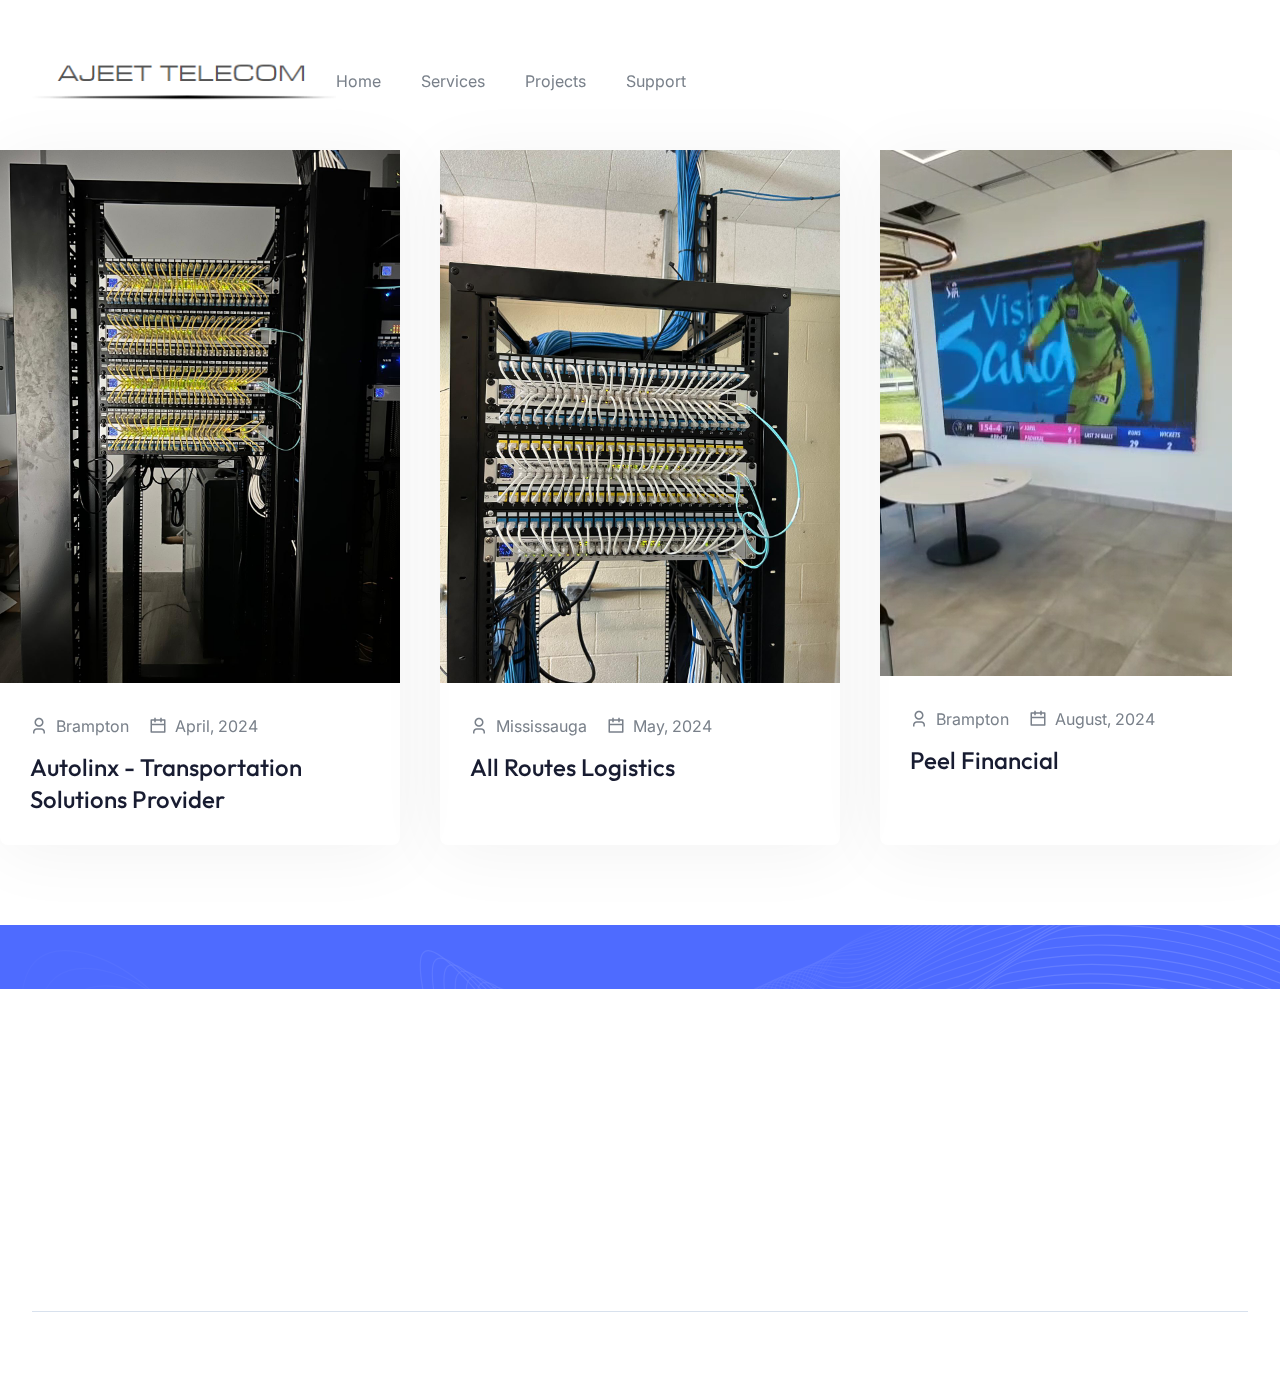
<file: projects.html>
<!DOCTYPE html>
<html lang="en">
  <head>
    <meta charset="UTF-8" />
    <meta http-equiv="X-UA-Compatible" content="IE=edge" />
    <meta name="viewport" content="width=device-width, initial-scale=1.0" />
    <title>Ajeet Telecom - Projects</title>
  <link rel="icon" href="/images/clipart584438.png"><link href="style.css" rel="stylesheet"></head>
  <body
    x-data="{ page: 'blog-grid', 'darkMode': true, 'stickyMenu': false, 'navigationOpen': false, 'scrollTop': false }"
    x-init="
         darkMode = JSON.parse(localStorage.getItem('darkMode'));
         $watch('darkMode', value => localStorage.setItem('darkMode', JSON.stringify(value)))"
    :class="{'b eh': darkMode === true}"
  >
    <!-- ===== Header Start ===== -->
    <header class="g s r vd ya cj" :class="{ 'hh sm _k dj bl ll' : stickyMenu }"
    @scroll.window="stickyMenu = (window.pageYOffset > 20) ? true : false">
    <div class="bb ze ki xn 2xl:ud-px-0 oo wf yf i">
      <div class="vd to/4 tc wf yf">
        <a href="index.html">
          <h1 class="fk vj zp kk wm wb textlogo">
            <img src="images/Logo1.png" alt="">
          </h1>
        </a>

        <!-- Hamburger Toggle BTN -->
        <button class="po rc" @click="navigationOpen = !navigationOpen">
          <span class="rc i pf re pd">
            <span class="du-block h q vd yc">
              <span class="rc i r s eh um tg te rd eb ml jl dl" :class="{ 'ue el': !navigationOpen }"></span>
              <span class="rc i r s eh um tg te rd eb ml jl fl" :class="{ 'ue qr': !navigationOpen }"></span>
              <span class="rc i r s eh um tg te rd eb ml jl gl" :class="{ 'ue hl': !navigationOpen }"></span>
            </span>
            <span class="du-block h q vd yc lf">
              <span class="rc eh um tg ml jl el h na r ve yc" :class="{ 'sd dl': !navigationOpen }"></span>
              <span class="rc eh um tg ml jl qr h s pa vd rd" :class="{ 'sd rr': !navigationOpen }"></span>
            </span>
          </span>
        </button>
        <!-- Hamburger Toggle BTN -->
      </div>

      <div class="vd wo/4 sd qo f ho oo wf yf" :class="{ 'd hh rm sr td ud qg ug jc yh': navigationOpen }">
        <nav>
          <ul class="tc _o sf yo cg ep">
            <li><a href="index.html" class="xl" :class="{ 'mk': page === 'home' }">Home</a></li>
            <li><a href="index.html#services" class="xl">Services</a></li>
            <li><a href="/projects.html" class="xl">Projects</a></li>
            <li><a href="index.html#support" class="xl">Support</a></li>
          </ul>
        </nav>

      </div>
    </div>
    </div>
  </header>

    <!-- ===== Header End ===== -->


    <main>
      <!-- ===== Blog Grid Start ===== -->
      <section class="ji gp uq">
        <div class="bb ye ki xn vq jb jo">
          <div class="wc qf pn xo zf iq">
            <!-- Blog Item -->
            <div class="animate_top sg vk rm xm">
              <div class="c rc i z-1 pg">
      
                <img class="w-full" src="images/autolinks1.jpg" alt="Blog" />

                <div
                  class="im h r s df vd yc wg tc wf xf al hh/20 nl il z-10"
                >
                  <a href="./blog-single.html" class="vc ek rg lk gh sl ml il gi hi"
                    >Read More</a
                  >
                </div>
              </div>

              <div class="yh">
                <div class="tc uf wf ag jq">
                  <div class="tc wf ag">
                    <img src="images/icon-man.svg" alt="User" />
                    <p>Brampton</p>
                  </div>
                  <div class="tc wf ag">
                    <img src="images/icon-calender.svg" alt="Calender" />
                    <p>April, 2024</p>
                  </div>
                </div>
                <h4 class="ek tj ml il kk wm xl eq lb">
                  <a href="blog-single.html"> Autolinx - Transportation Solutions Provider </a>
                </h4>
              </div>
            </div>

            <!-- Blog Item -->
            <div class="animate_top sg vk rm xm">
              <div class="c rc i z-1 pg">
                <img class="w-full" src="images/autolinks4.jpg" alt="Blog" />

                <div
                  class="im h r s df vd yc wg tc wf xf al hh/20 nl il z-10"
                >
                  <a href="./blog-single.html" class="vc ek rg lk gh sl ml il gi hi"
                    >Read More</a
                  >
                </div>
              </div>

              <div class="yh">
                <div class="tc uf wf ag jq">
                  <div class="tc wf ag">
                    <img src="images/icon-man.svg" alt="User" />
                    <p>Mississauga</p>
                  </div>
                  <div class="tc wf ag">
                    <img src="images/icon-calender.svg" alt="Calender" />
                    <p>May, 2024</p>
                  </div>
                </div>
                <h4 class="ek tj ml il kk wm xl eq lb">
                  <a href="blog-single.html"> All Routes Logistics </a>
                </h4>
              </div>
            </div>

            <!-- Blog Item -->
            <div class="animate_top sg vk rm xm">
              <div class="c rc i z-1 pg">
                <video autoplay muted>
                  <source src="images/peel1.mp4" type="video/mp4">
                </video>
                <!-- <img class="w-full" src="images/blog-03.png" alt="Blog" /> -->

                <div
                  class="im h r s df vd yc wg tc wf xf al hh/20 nl il z-10"
                >
                  <a href="./blog-single.html" class="vc ek rg lk gh sl ml il gi hi"
                    >Read More</a
                  >
                </div>
              </div>

              <div class="yh">
                <div class="tc uf wf ag jq">
                  <div class="tc wf ag">
                    <img src="images/icon-man.svg" alt="User" />
                    <p>Brampton</p>
                  </div>
                  <div class="tc wf ag">
                    <img src="images/icon-calender.svg" alt="Calender" />
                    <p> August, 2024</p>
                  </div>
                </div>
                <h4 class="ek tj ml il kk wm xl eq lb">
                  <a href="blog-single.html"> Peel Financial </a>
                </h4>
              </div>
            </div>

            <!-- Blog Item -->
            <!-- <div class="animate_top sg vk rm xm">
              <div class="c rc i z-1 pg">
                <img class="w-full" src="images/blog-01.png" alt="Blog" />

                <div
                  class="im h r s df vd yc wg tc wf xf al hh/20 nl il z-10"
                >
                  <a href="./blog-single.html" class="vc ek rg lk gh sl ml il gi hi"
                    >Read More</a
                  >
                </div>
              </div>

              <div class="yh">
                <div class="tc uf wf ag jq">
                  <div class="tc wf ag">
                    <img src="images/icon-man.svg" alt="User" />
                    <p> Toronto </p>
                  </div>
                  <div class="tc wf ag">
                    <img src="images/icon-calender.svg" alt="Calender" />
                    <p>Dec, 2023 /p>
                  </div>
                </div>
                <h4 class="ek tj ml il kk wm xl eq lb">
                  <a href="blog-single.html"> Integrated Security Solutions </a>
                </h4>
              </div>
            </div> -->

            <!-- Blog Item -->
            <!-- <div class="animate_top sg vk rm xm">
              <div class="c rc i z-1 pg">
                <img class="w-full" src="images/blog-02.png" alt="Blog" />

                <div
                  class="im h r s df vd yc wg tc wf xf al hh/20 nl il z-10"
                >
                  <a href="./blog-single.html" class="vc ek rg lk gh sl ml il gi hi"
                    >Read More</a
                  >
                </div>
              </div>

              <div class="yh">
                <div class="tc uf wf ag jq">
                  <div class="tc wf ag">
                    <img src="images/icon-man.svg" alt="User" />
                    <p>Brampton</p>
                  </div>
                  <div class="tc wf ag">
                    <img src="images/icon-calender.svg" alt="Calender" />
                    <p>Nov, 2023</p>
                  </div>
                </div>
                <h4 class="ek tj ml il kk wm xl eq lb">
                  <a href="blog-single.html"> Smart Building Integration </a>
                </h4>
              </div>
            </div> -->

            <!-- Blog Item -->
            <!-- <div class="animate_top sg vk rm xm">
              <div class="c rc i z-1 pg">
                <img class="w-full" src="images/blog-03.png" alt="Blog" />

                <div
                  class="im h r s df vd yc wg tc wf xf al hh/20 nl il z-10"
                >
                  <a href="./blog-single.html" class="vc ek rg lk gh sl ml il gi hi"
                    >Read More</a
                  >
                </div>
              </div>

              <div class="yh">
                <div class="tc uf wf ag jq">
                  <div class="tc wf ag">
                    <img src="images/icon-man.svg" alt="User" />
                    <p> Toronto </p>
                  </div>
                  <div class="tc wf ag">
                    <img src="images/icon-calender.svg" alt="Calender" />
                    <p> Sep, 2024</p>
                  </div>
                </div>
                <h4 class="ek tj ml il kk wm xl eq lb">
                  <a href="blog-single.html"> Our Work in Action </a>
                </h4>
              </div>
            </div>
          </div>
        </div> -->
      </section>
      <!-- ===== Blog Grid End ===== -->

      <!-- ===== CTA Start ===== -->
      <section class="i pg gh ji">
  <!-- Bg Shape -->
  <img class="h p q" src="images/shape-16.svg" alt="Bg Shape" />

  <div class="bb ye i z-10 ki xn dr">
    <div class="tc uf sn tn un gg">
    </div>
  </div>
</section>

      <!-- ===== CTA End ===== -->
    </main>
    <!-- ===== Footer Start ===== -->
    <footer>
      <div class="bb ze ki xn 2xl:ud-px-0">
        <!-- Footer Top -->
        <div class="ji gp">
          <div class="tc uf ap gg fp">
            <div class="vd ro tc sf rn un gg vn">
              <div class="animate_top">
                <h4 class="kk wm tj ec">Quick Links</h4>
  
                <ul>
                  <li><a href="#" class="sc xl vb">Home</a></li>
                  <li><a href="/projects.html" class="sc xl vb">Our Projects</a></li>
                </ul>
              </div>
  
              <div class="animate_top">
                <h4 class="kk wm tj ec">Services</h4>
  
                <ul>
                  <li><a href="index.html#services" class="sc xl vb">Security Cameras installation</a></li>
                  <li><a href="index.html#services" class="sc xl vb">Structured Cabling</a></li>
                  <li><a href="index.html#services" class="sc xl vb">Access Control System</a></li>
                  <li><a href="index.html#services" class="sc xl vb">Audio & Visual Solutions</a></li>
                  <li><a href="index.html#services" class="sc xl vb">Accessibility Solutions</a></li>
                </ul>
              </div>
  
              <div class="animate_top">
                <h4 class="kk wm tj ec">Support</h4>
  
                <ul>
                  <li><a href="#" class="sc xl vb">System Not Working?</a></li>
                  <li><a href="#" class="sc xl vb">Need a Quote</a></li>
                </ul>
              </div>
            </div>
          </div>
        </div>
        <!-- Footer Top -->
  
        <!-- Footer Bottom -->
        <div class="bh ch pm tc uf sf yo wf xf ap cg fp bj">
          <div class="animate_top">
            <ul class="tc wf gg">
              <li><a href="#" class="xl">English</a></li>
              <li><a href="#" class="xl">Privacy Policy</a></li>
              <li><a href="#" class="xl">Support</a></li>
            </ul>
          </div>
  
          <div class="animate_top">
            <p>&copy; 2025 Ajeet Telecom. All rights reserved</p>
          </div>
        </div>
        <!-- Footer Bottom -->
      </div>
    </footer>

    <!-- ===== Footer End ===== -->

    <!-- ====== Back To Top Start ===== -->
    <button
  class="xc wf xf ie ld vg sr gh tr g sa ta _a"
  @click="window.scrollTo({top: 0, behavior: 'smooth'})"
  @scroll.window="scrollTop = (window.pageYOffset > 50) ? true : false"
  :class="{ 'uc' : scrollTop }"
>
  <svg class="uh se qd" xmlns="http://www.w3.org/2000/svg" viewBox="0 0 512 512">
    <path d="M233.4 105.4c12.5-12.5 32.8-12.5 45.3 0l192 192c12.5 12.5 12.5 32.8 0 45.3s-32.8 12.5-45.3 0L256 173.3 86.6 342.6c-12.5 12.5-32.8 12.5-45.3 0s-12.5-32.8 0-45.3l192-192z" />
  </svg>
</button>

    <!-- ====== Back To Top End ===== -->
  <script defer src="bundle.js"></script></body>
</html>
</file>
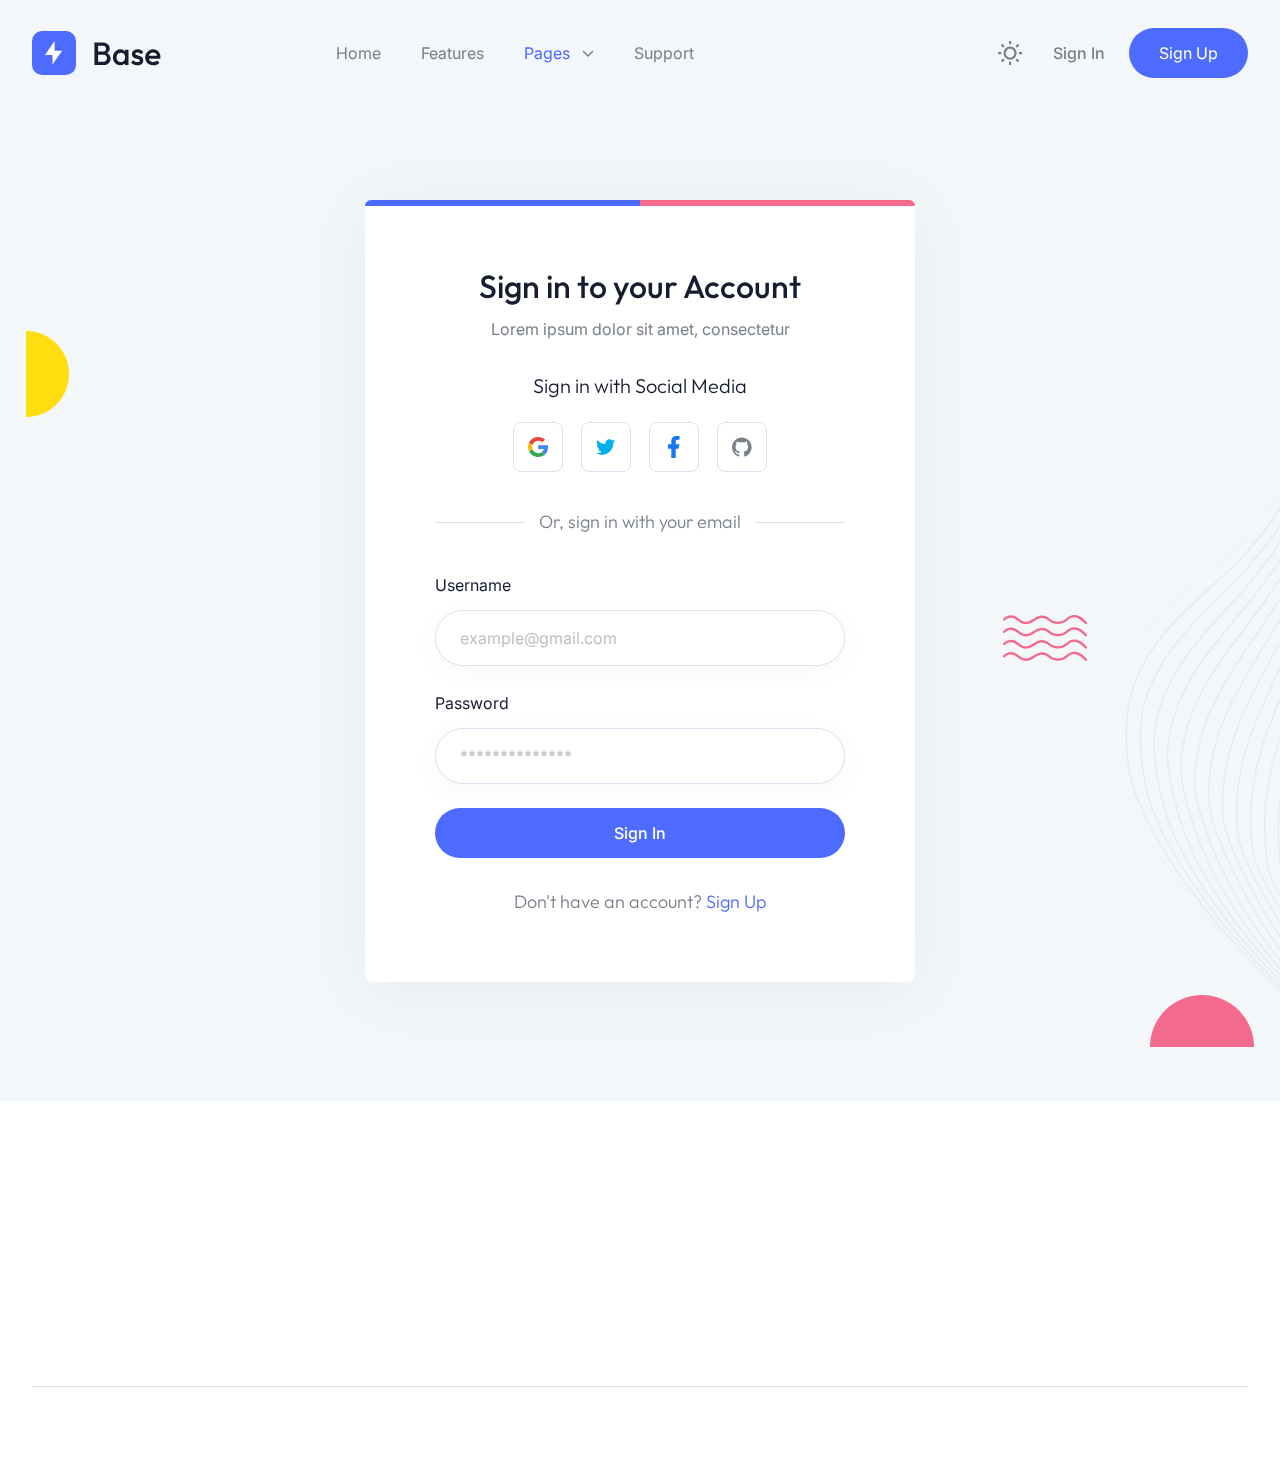
<file: signin.html>
<!DOCTYPE html>
<html lang="en">
  <head>
    <meta charset="UTF-8" />
    <meta http-equiv="X-UA-Compatible" content="IE=edge" />
    <meta name="viewport" content="width=device-width, initial-scale=1.0" />
    <title>Sign In | Base - Tailwind CSS Startup Template</title>
  <link rel="icon" href="favicon.ico"><link href="style.css" rel="stylesheet"></head>
  <body
    x-data="{ page: 'signin', 'darkMode': true, 'stickyMenu': false, 'navigationOpen': false, 'scrollTop': false }"
    x-init="
         darkMode = JSON.parse(localStorage.getItem('darkMode'));
         $watch('darkMode', value => localStorage.setItem('darkMode', JSON.stringify(value)))"
    :class="{'b eh': darkMode === true}"
  >
    <!-- ===== Header Start ===== -->
    <header
  class="g s r vd ya cj"
  :class="{ 'hh sm _k dj bl ll' : stickyMenu }"
  @scroll.window="stickyMenu = (window.pageYOffset > 20) ? true : false"
>
  <div class="bb ze ki xn 2xl:ud-px-0 oo wf yf i">
    <div class="vd to/4 tc wf yf">
      <a href="index.html">
        <img class="om" src="images/logo-light.svg" alt="Logo Light" />
        <img class="xc nm" src="images/logo-dark.svg" alt="Logo Dark" />
      </a>

      <!-- Hamburger Toggle BTN -->
      <button class="po rc" @click="navigationOpen = !navigationOpen">
        <span class="rc i pf re pd">
          <span class="du-block h q vd yc">
            <span class="rc i r s eh um tg te rd eb ml jl dl" :class="{ 'ue el': !navigationOpen }"></span>
            <span class="rc i r s eh um tg te rd eb ml jl fl" :class="{ 'ue qr': !navigationOpen }"></span>
            <span class="rc i r s eh um tg te rd eb ml jl gl" :class="{ 'ue hl': !navigationOpen }"></span>
          </span>
          <span class="du-block h q vd yc lf">
            <span class="rc eh um tg ml jl el h na r ve yc" :class="{ 'sd dl': !navigationOpen }"></span>
            <span class="rc eh um tg ml jl qr h s pa vd rd" :class="{ 'sd rr': !navigationOpen }"></span>
          </span>
        </span>
      </button>
      <!-- Hamburger Toggle BTN -->
    </div>

    <div
      class="vd wo/4 sd qo f ho oo wf yf"
      :class="{ 'd hh rm sr td ud qg ug jc yh': navigationOpen }"
    >
      <nav>
        <ul class="tc _o sf yo cg ep">
          <li><a href="index.html" class="xl" :class="{ 'mk': page === 'home' }">Home</a></li>
          <li><a href="index.html#features" class="xl">Features</a></li>
          <li class="c i" x-data="{ dropdown: false }">
            <a
              href="#"
              class="xl tc wf yf bg"
              @click.prevent="dropdown = !dropdown"
              :class="{ 'mk': page === 'blog-grid' || page === 'blog-single' || page === 'signin' || page === 'signup' || page === '404' }"
            >
              Pages

              <svg
              :class="{ 'wh': dropdown }"
              class="th mm we fd pf" xmlns="http://www.w3.org/2000/svg" viewBox="0 0 512 512">
                <path d="M233.4 406.6c12.5 12.5 32.8 12.5 45.3 0l192-192c12.5-12.5 12.5-32.8 0-45.3s-32.8-12.5-45.3 0L256 338.7 86.6 169.4c-12.5-12.5-32.8-12.5-45.3 0s-12.5 32.8 0 45.3l192 192z" />
              </svg>
            </a>

            <!-- Dropdown Start -->
            <ul class="a" :class="{ 'tc': dropdown }">
              <li><a href="blog-grid.html" class="xl" :class="{ 'mk': page === 'blog-grid' }">Blog Grid</a></li>
              <li><a href="blog-single.html" class="xl" :class="{ 'mk': page === 'blog-single' }">Blog Single</a></li>
              <li><a href="signin.html" class="xl" :class="{ 'mk': page === 'signin' }">Sign In</a></li>
              <li><a href="signup.html" class="xl" :class="{ 'mk': page === 'signup' }">Sign Up</a></li>
              <li><a href="404.html" class="xl" :class="{ 'mk': page === '404' }">404</a></li>
            </ul>
            <!-- Dropdown End -->
          </li>
          <li><a href="index.html#support" class="xl">Support</a></li>
        </ul>
      </nav>

      <div class="tc wf ig pb no">
        <div class="pc h io pa ra" :class="navigationOpen ? '!-ud-visible' : 'd'">
          <label class="rc ab i">
            <input type="checkbox" :value="darkMode" @change="darkMode = !darkMode" class="pf vd yc uk h r za ab" />
            <!-- Icon Sun -->
            <svg :class="{ 'wn' : page === 'home', 'xh' : page === 'home' && stickyMenu }" class="th om" width="25" height="25" viewBox="0 0 25 25" fill="none" xmlns="http://www.w3.org/2000/svg">
              <path d="M12.0908 18.6363C10.3549 18.6363 8.69 17.9467 7.46249 16.7192C6.23497 15.4916 5.54537 13.8268 5.54537 12.0908C5.54537 10.3549 6.23497 8.69 7.46249 7.46249C8.69 6.23497 10.3549 5.54537 12.0908 5.54537C13.8268 5.54537 15.4916 6.23497 16.7192 7.46249C17.9467 8.69 18.6363 10.3549 18.6363 12.0908C18.6363 13.8268 17.9467 15.4916 16.7192 16.7192C15.4916 17.9467 13.8268 18.6363 12.0908 18.6363ZM12.0908 16.4545C13.2481 16.4545 14.358 15.9947 15.1764 15.1764C15.9947 14.358 16.4545 13.2481 16.4545 12.0908C16.4545 10.9335 15.9947 9.8236 15.1764 9.00526C14.358 8.18692 13.2481 7.72718 12.0908 7.72718C10.9335 7.72718 9.8236 8.18692 9.00526 9.00526C8.18692 9.8236 7.72718 10.9335 7.72718 12.0908C7.72718 13.2481 8.18692 14.358 9.00526 15.1764C9.8236 15.9947 10.9335 16.4545 12.0908 16.4545ZM10.9999 0.0908203H13.1817V3.36355H10.9999V0.0908203ZM10.9999 20.8181H13.1817V24.0908H10.9999V20.8181ZM2.83446 4.377L4.377 2.83446L6.69082 5.14828L5.14828 6.69082L2.83446 4.37809V4.377ZM17.4908 19.0334L19.0334 17.4908L21.3472 19.8046L19.8046 21.3472L17.4908 19.0334ZM19.8046 2.83337L21.3472 4.377L19.0334 6.69082L17.4908 5.14828L19.8046 2.83446V2.83337ZM5.14828 17.4908L6.69082 19.0334L4.377 21.3472L2.83446 19.8046L5.14828 17.4908ZM24.0908 10.9999V13.1817H20.8181V10.9999H24.0908ZM3.36355 10.9999V13.1817H0.0908203V10.9999H3.36355Z" fill=""/>
            </svg>
            <!-- Icon Sun -->
            <img class="xc nm" src="images/icon-moon.svg" alt="Moon" />
          </label>
        </div>

        <a href="signin.html" :class="{ 'nk yl' : page === 'home', 'ok' : page === 'home' && stickyMenu }" class="ek pk xl">Sign In</a>
        <a href="signup.html" :class="{ 'hh/[0.15]' : page === 'home', 'sh' : page === 'home' && stickyMenu }" class="lk gh dk rg tc wf xf _l gi hi">Sign Up</a>
      </div>
    </div>
  </div>
</header>

    <!-- ===== Header End ===== -->

    <main>
      <!-- ===== SignIn Form Start ===== -->
      <section class="i pg fh rm ki xn vq gj qp gr hj rp hr">
        <!-- Bg Shapes -->
        <img src="images/shape-06.svg" alt="Shape" class="h j k" />
        <img src="images/shape-03.svg" alt="Shape" class="h l m" />
        <img src="images/shape-17.svg" alt="Shape" class="h n o" />
        <img src="images/shape-18.svg" alt="Shape" class="h p q" />

        <div
          class="animate_top bb af i va sg hh sm vk xm yi _n jp hi ao kp"
        >
          <!-- Bg Border -->
          <span class="rc h r s zd/2 od zg gh"></span>
          <span class="rc h r q zd/2 od xg mh"></span>

          <div class="rj">
            <h2 class="ek ck kk wm xb">Sign in to your Account</h2>
            <p>Lorem ipsum dolor sit amet, consectetur</p>

            <h3 class="hk yj kk wm ob mc">Sign in with Social Media</h3>
            <ul class="tc wf xf mg ec">
              <li>
                <a
                  class="tc wf xf be dd di sg _g ch qm ml il bm rl/40 ym/40"
                  href="#"
                >
                  <svg width="22" height="22" viewBox="0 0 22 22" fill="none" xmlns="http://www.w3.org/2000/svg">
                    <g clip-path="url(#clip0_50_914)">
                      <path
                        d="M22.0001 11.2439C22.0134 10.4877 21.9338 9.73268 21.7629 8.99512H11.2246V13.0773H17.4105C17.2933 13.793 17.0296 14.4782 16.6352 15.0915C16.2409 15.7048 15.724 16.2336 15.1158 16.6461L15.0942 16.7828L18.4264 19.3125L18.6571 19.3351C20.7772 17.4162 21.9997 14.5928 21.9997 11.2439"
                        fill="#4285F4"
                      />
                      <path
                        d="M11.2245 22C14.255 22 16.7992 21.0222 18.6577 19.3355L15.1156 16.6465C14.1679 17.2945 12.8958 17.7467 11.2245 17.7467C9.80508 17.7386 8.42433 17.2926 7.27814 16.4721C6.13195 15.6516 5.27851 14.4982 4.83892 13.1755L4.70737 13.1865L1.24255 15.8143L1.19727 15.9377C2.13043 17.7603 3.56252 19.2925 5.33341 20.3631C7.10429 21.4338 9.14416 22.0005 11.2249 22"
                        fill="#34A853"
                      />
                      <path
                        d="M4.83889 13.1756C4.59338 12.4754 4.46669 11.7405 4.46388 11.0001C4.4684 10.2609 4.59041 9.52697 4.82552 8.82462L4.81927 8.6788L1.31196 6.00879L1.19724 6.06226C0.410039 7.59392 0 9.28503 0 11C0 12.715 0.410039 14.4061 1.19724 15.9377L4.83889 13.1756"
                        fill="#FBBC05"
                      />
                      <path
                        d="M11.2249 4.25337C12.8333 4.22889 14.3888 4.8159 15.565 5.89121L18.7329 2.86003C16.7011 0.992106 14.0106 -0.0328008 11.2249 3.27798e-05C9.14418 -0.000452376 7.10433 0.566279 5.33345 1.63686C3.56256 2.70743 2.13046 4.23965 1.19727 6.06218L4.82684 8.82455C5.27077 7.50213 6.12703 6.34962 7.27491 5.5295C8.4228 4.70938 9.80439 4.26302 11.2249 4.25337"
                        fill="#EB4335"
                      />
                    </g>
                    <defs>
                      <clipPath id="clip0_50_914">
                        <rect width="22" height="22" fill="white" />
                      </clipPath>
                    </defs>
                  </svg>
                </a>
              </li>
              <li>
                <a
                  class="tc wf xf be dd di sg _g ch qm ml il bm rl/40 ym/40"
                  href="#"
                >
                  <svg width="23" height="18" viewBox="0 0 23 18" fill="none" xmlns="http://www.w3.org/2000/svg">
                    <path
                      d="M22.1506 2.11765C21.3353 2.48824 20.4565 2.73176 19.5459 2.84824C20.4776 2.28706 21.1976 1.39765 21.5365 0.328235C20.6576 0.857647 19.6835 1.22824 18.6565 1.44C17.82 0.529412 16.6447 0 15.3106 0C12.8224 0 10.7894 2.03294 10.7894 4.54235C10.7894 4.90235 10.8318 5.25177 10.9059 5.58C7.13647 5.38941 3.78 3.57882 1.54588 0.836471C1.15412 1.50353 0.931765 2.28706 0.931765 3.11294C0.931765 4.69059 1.72588 6.08824 2.95412 6.88235C2.20235 6.88235 1.50353 6.67059 0.889412 6.35294C0.889412 6.35294 0.889412 6.35294 0.889412 6.38471C0.889412 8.58706 2.45647 10.4294 4.53176 10.8424C4.15059 10.9482 3.74823 11.0012 3.33529 11.0012C3.04941 11.0012 2.76353 10.9694 2.48823 10.9165C3.06 12.7059 4.72235 14.04 6.72353 14.0718C5.17765 15.3 3.21882 16.02 1.08 16.02C0.72 16.02 0.36 15.9988 0 15.9565C2.01176 17.2482 4.4047 18 6.96706 18C15.3106 18 19.8953 11.0753 19.8953 5.07176C19.8953 4.87059 19.8953 4.68 19.8847 4.47882C20.7741 3.84353 21.5365 3.03882 22.1506 2.11765Z"
                      fill="#00AFED"
                    />
                  </svg>
                </a>
              </li>
              <li>
                <a
                  class="tc wf xf be dd di sg _g ch qm ml il bm rl/40 ym/40"
                  href="#"
                >
                  <svg width="12" height="22" viewBox="0 0 12 22" fill="none" xmlns="http://www.w3.org/2000/svg">
                    <path
                      d="M7.7 12.65H10.45L11.55 8.25H7.7V6.05C7.7 4.917 7.7 3.85 9.9 3.85H11.55V0.154C11.1914 0.1067 9.8373 0 8.4073 0C5.4208 0 3.3 1.8227 3.3 5.17V8.25H0V12.65H3.3V22H7.7V12.65Z"
                      fill="#1877F2"
                    />
                  </svg>
                </a>
              </li>
              <li>
                <a
                  class="tc wf xf be dd di sg _g ch qm ml il bm rl/40 ym/40"
                  href="#"
                >
                  <svg width="23" height="22" viewBox="0 0 23 22" fill="none" xmlns="http://www.w3.org/2000/svg">
                    <path
                      d="M11.2731 0C9.7927 0 8.32679 0.291587 6.95907 0.858113C5.59136 1.42464 4.34862 2.25501 3.30182 3.30181C1.1877 5.41593 0 8.28329 0 11.2731C0 16.2558 3.23538 20.4832 7.7108 21.9825C8.27446 22.0727 8.45483 21.7233 8.45483 21.4189C8.45483 21.1596 8.45483 20.4494 8.45483 19.5137C5.33218 20.1901 4.66706 18.0031 4.66706 18.0031C4.1485 16.6955 3.41575 16.346 3.41575 16.346C2.3899 15.6471 3.49466 15.6696 3.49466 15.6696C4.62197 15.7485 5.21945 16.8307 5.21945 16.8307C6.20021 18.5442 7.85735 18.037 8.49992 17.7664C8.60138 17.0336 8.89448 16.5376 9.21013 16.2558C6.7075 15.974 4.08086 15.0045 4.08086 10.7094C4.08086 9.45813 4.50924 8.45482 5.24199 7.65443C5.12926 7.37261 4.7347 6.2002 5.35472 4.67834C5.35472 4.67834 6.30167 4.37396 8.45483 5.82819C9.3454 5.58018 10.3149 5.45618 11.2731 5.45618C12.2313 5.45618 13.2008 5.58018 14.0914 5.82819C16.2445 4.37396 17.1915 4.67834 17.1915 4.67834C17.8115 6.2002 17.4169 7.37261 17.3042 7.65443C18.037 8.45482 18.4653 9.45813 18.4653 10.7094C18.4653 15.0158 15.8274 15.9627 13.3135 16.2445C13.7194 16.594 14.0914 17.2817 14.0914 18.3301C14.0914 19.8407 14.0914 21.0581 14.0914 21.4189C14.0914 21.7233 14.2717 22.084 14.8467 21.9825C19.3221 20.4719 22.5462 16.2558 22.5462 11.2731C22.5462 9.79269 22.2546 8.32678 21.6881 6.95907C21.1216 5.59135 20.2912 4.34862 19.2444 3.30181C18.1976 2.25501 16.9549 1.42464 15.5871 0.858113C14.2194 0.291587 12.7535 0 11.2731 0Z"
                      fill="#79808A"
                    />
                  </svg>
                </a>
              </li>
            </ul>

            <span class="i rc sj hk xj">
              <span class="rc h s z/2 nd oe rh tm"></span>
              <span class="rc h q z/2 nd oe rh tm"></span>

              Or, sign in with your email
            </span>
          </div>

          <form class="sb" action="https://formbold.com/s/unique_form_id" method="POST">
            <div class="wb">
              <label class="rc kk wm vb" for="username">Username</label>
              <input
                type="text"
                name="username"
                id="username"
                placeholder="example@gmail.com"
                class="vd hh rg zk _g ch hm dm fm pl/50 xi mi sm xm pm dn/40"
              />
            </div>

            <div class="wb">
              <label class="rc kk wm vb" for="password">Password</label>
              <input
                type="password"
                name="password"
                id="password"
                placeholder="**************"
                class="vd hh rg zk _g ch hm dm fm pl/50 xi mi sm xm pm dn/40"
              />
            </div>

            <button class="vd rj ek rc rg gh lk ml il _l gi hi">
              Sign In
            </button>

            <p class="sj hk xj rj ob">
              Don't have an account?
              <a class="mk" href="signup.html"> Sign Up </a>
            </p>
          </form>
        </div>
      </section>
      <!-- ===== SignIn Form End ===== -->
    </main>
    <!-- ===== Footer Start ===== -->
    <footer>
  <div class="bb ze ki xn 2xl:ud-px-0">
    <!-- Footer Top -->
    <div class="ji gp">
      <div class="tc uf ap gg fp">
        <div class="animate_top zd/2 to/4">
          <a href="index.html">
            <img src="images/logo-light.svg" alt="Logo" class="om" />
            <img src="images/logo-dark.svg" alt="Logo" class="xc nm" />
          </a>

          <p class="lc fb">Lorem ipsum dolor sit amet, consectetur adipiscing elit.</p>

          <ul class="tc wf cg">
            <li>
              <a href="#">
                <svg class="vh ul cl il" width="24" height="24" viewBox="0 0 24 24" fill="none" xmlns="http://www.w3.org/2000/svg">
                  <g clip-path="url(#clip0_48_1499)">
                    <path d="M14 13.5H16.5L17.5 9.5H14V7.5C14 6.47 14 5.5 16 5.5H17.5V2.14C17.174 2.097 15.943 2 14.643 2C11.928 2 10 3.657 10 6.7V9.5H7V13.5H10V22H14V13.5Z" fill="" />
                  </g>
                  <defs>
                    <clipPath id="clip0_48_1499">
                      <rect width="24" height="24" fill="white" />
                    </clipPath>
                  </defs>
                </svg>
              </a>
            </li>
            <li>
              <a href="#">
                <svg class="vh ul cl il" width="24" height="24" viewBox="0 0 24 24" fill="none" xmlns="http://www.w3.org/2000/svg">
                  <g clip-path="url(#clip0_48_1502)">
                    <path
                      d="M22.162 5.65593C21.3985 5.99362 20.589 6.2154 19.76 6.31393C20.6337 5.79136 21.2877 4.96894 21.6 3.99993C20.78 4.48793 19.881 4.82993 18.944 5.01493C18.3146 4.34151 17.4803 3.89489 16.5709 3.74451C15.6615 3.59413 14.7279 3.74842 13.9153 4.18338C13.1026 4.61834 12.4564 5.30961 12.0771 6.14972C11.6978 6.98983 11.6067 7.93171 11.818 8.82893C10.1551 8.74558 8.52832 8.31345 7.04328 7.56059C5.55823 6.80773 4.24812 5.75098 3.19799 4.45893C2.82628 5.09738 2.63095 5.82315 2.63199 6.56193C2.63199 8.01193 3.36999 9.29293 4.49199 10.0429C3.828 10.022 3.17862 9.84271 2.59799 9.51993V9.57193C2.59819 10.5376 2.93236 11.4735 3.54384 12.221C4.15532 12.9684 5.00647 13.4814 5.95299 13.6729C5.33661 13.84 4.6903 13.8646 4.06299 13.7449C4.32986 14.5762 4.85 15.3031 5.55058 15.824C6.25117 16.345 7.09712 16.6337 7.96999 16.6499C7.10247 17.3313 6.10917 17.8349 5.04687 18.1321C3.98458 18.4293 2.87412 18.5142 1.77899 18.3819C3.69069 19.6114 5.91609 20.2641 8.18899 20.2619C15.882 20.2619 20.089 13.8889 20.089 8.36193C20.089 8.18193 20.084 7.99993 20.076 7.82193C20.8949 7.2301 21.6016 6.49695 22.163 5.65693L22.162 5.65593Z"
                      fill=""
                    />
                  </g>
                  <defs>
                    <clipPath id="clip0_48_1502">
                      <rect width="24" height="24" fill="white" />
                    </clipPath>
                  </defs>
                </svg>
              </a>
            </li>
            <li>
              <a href="#">
                <svg class="vh ul cl il" width="24" height="24" viewBox="0 0 24 24" fill="none" xmlns="http://www.w3.org/2000/svg">
                  <g clip-path="url(#clip0_48_1505)">
                    <path
                      d="M6.94 5.00002C6.93974 5.53046 6.72877 6.03906 6.35351 6.41394C5.97825 6.78883 5.46944 6.99929 4.939 6.99902C4.40857 6.99876 3.89997 6.78779 3.52508 6.41253C3.1502 6.03727 2.93974 5.52846 2.94 4.99802C2.94027 4.46759 3.15124 3.95899 3.5265 3.5841C3.90176 3.20922 4.41057 2.99876 4.941 2.99902C5.47144 2.99929 5.98004 3.21026 6.35492 3.58552C6.72981 3.96078 6.94027 4.46959 6.94 5.00002ZM7 8.48002H3V21H7V8.48002ZM13.32 8.48002H9.34V21H13.28V14.43C13.28 10.77 18.05 10.43 18.05 14.43V21H22V13.07C22 6.90002 14.94 7.13002 13.28 10.16L13.32 8.48002Z"
                      fill=""
                    />
                  </g>
                  <defs>
                    <clipPath id="clip0_48_1505">
                      <rect width="24" height="24" fill="white" />
                    </clipPath>
                  </defs>
                </svg>
              </a>
            </li>
            <li>
              <a href="#">
                <svg class="vh ul cl il" width="24" height="24" viewBox="0 0 24 24" xmlns="http://www.w3.org/2000/svg">
                  <g clip-path="url(#clip0_48_1508)">
                    <path
                      d="M7.443 5.3501C8.082 5.3501 8.673 5.4001 9.213 5.5481C9.70301 5.63814 10.1708 5.82293 10.59 6.0921C10.984 6.3391 11.279 6.6861 11.475 7.1311C11.672 7.5761 11.77 8.1211 11.77 8.7141C11.77 9.4071 11.623 10.0001 11.279 10.4451C10.984 10.8911 10.492 11.2861 9.902 11.5831C10.738 11.8311 11.377 12.2761 11.77 12.8691C12.164 13.4631 12.41 14.2051 12.41 15.0461C12.41 15.7391 12.262 16.3321 12.016 16.8271C11.77 17.3221 11.377 17.7671 10.934 18.0641C10.4528 18.3825 9.92084 18.6165 9.361 18.7561C8.771 18.9051 8.181 19.0041 7.591 19.0041H1V5.3501H7.443ZM7.049 10.8901C7.59 10.8901 8.033 10.7421 8.377 10.4951C8.721 10.2481 8.869 9.8021 8.869 9.2581C8.869 8.9611 8.819 8.6641 8.721 8.4671C8.623 8.2691 8.475 8.1201 8.279 7.9721C8.082 7.8731 7.885 7.7741 7.639 7.7251C7.393 7.6751 7.148 7.6751 6.852 7.6751H4V10.8911H7.05L7.049 10.8901ZM7.197 16.7281C7.492 16.7281 7.787 16.6781 8.033 16.6291C8.28138 16.5819 8.51628 16.4805 8.721 16.3321C8.92139 16.1873 9.08903 16.002 9.213 15.7881C9.311 15.5411 9.41 15.2441 9.41 14.8981C9.41 14.2051 9.213 13.7101 8.82 13.3641C8.426 13.0671 7.885 12.9191 7.246 12.9191H4V16.7291H7.197V16.7281ZM16.689 16.6781C17.082 17.0741 17.672 17.2721 18.459 17.2721C19 17.2721 19.492 17.1241 19.885 16.8771C20.279 16.5801 20.525 16.2831 20.623 15.9861H23.033C22.639 17.1731 22.049 18.0141 21.263 18.5581C20.475 19.0531 19.541 19.3501 18.41 19.3501C17.6864 19.3523 16.9688 19.2179 16.295 18.9541C15.6887 18.7266 15.148 18.3529 14.721 17.8661C14.2643 17.4107 13.9267 16.8498 13.738 16.2331C13.492 15.5901 13.393 14.8981 13.393 14.1061C13.393 13.3641 13.492 12.6721 13.738 12.0281C13.9745 11.4082 14.3245 10.8378 14.77 10.3461C15.213 9.9011 15.754 9.5061 16.344 9.2581C17.0007 8.99416 17.7022 8.85969 18.41 8.8621C19.246 8.8621 19.984 9.0111 20.623 9.3571C21.263 9.7031 21.754 10.0991 22.148 10.6931C22.5499 11.2636 22.8494 11.8998 23.033 12.5731C23.131 13.2651 23.18 13.9581 23.131 14.7491H16C16 15.5411 16.295 16.2831 16.689 16.6791V16.6781ZM19.787 11.4841C19.443 11.1381 18.902 10.9401 18.262 10.9401C17.82 10.9401 17.475 11.0391 17.18 11.1871C16.885 11.3361 16.689 11.5341 16.492 11.7321C16.311 11.9234 16.1912 12.1643 16.148 12.4241C16.098 12.6721 16.049 12.8691 16.049 13.0671H20.475C20.377 12.3251 20.131 11.8311 19.787 11.4841V11.4841ZM15.459 6.2901H20.967V7.6261H15.46V6.2901H15.459Z"
                    />
                  </g>
                  <defs>
                    <clipPath id="clip0_48_1508">
                      <rect width="24" height="24" fill="white" />
                    </clipPath>
                  </defs>
                </svg>
              </a>
            </li>
          </ul>
        </div>

        <div class="vd ro tc sf rn un gg vn">
          <div class="animate_top">
            <h4 class="kk wm tj ec">Quick Links</h4>

            <ul>
              <li><a href="#" class="sc xl vb">Home</a></li>
              <li><a href="#" class="sc xl vb">Product</a></li>
              <li>
                <a href="#" class="sc xl vb">
                  Careers 
                  <span class="sc ek uj lk nh rg zi _i nc">Hiring</span>
                </a>
              </li>
              <li><a href="#" class="sc xl vb">Pricing</a></li>
            </ul>
          </div>

          <div class="animate_top">
            <h4 class="kk wm tj ec">Services</h4>

            <ul>
              <li><a href="#" class="sc xl vb">Web Development</a></li>
              <li><a href="#" class="sc xl vb">Graphics Design</a></li>
              <li><a href="#" class="sc xl vb">Digital Marketing</a></li>
              <li><a href="#" class="sc xl vb">Ui/Ux Design</a></li>
            </ul>
          </div>

          <div class="animate_top">
            <h4 class="kk wm tj ec">Support</h4>

            <ul>
              <li><a href="#" class="sc xl vb">Company</a></li>
              <li><a href="#" class="sc xl vb">Press media</a></li>
              <li><a href="#" class="sc xl vb">Our Blog</a></li>
              <li><a href="#" class="sc xl vb">Contact Us</a></li>
            </ul>
          </div>

          <div class="animate_top">
            <h4 class="kk wm tj ec">Newsletter</h4>
            <p class="ac qe">Subscribe to receive future updates</p>

            <form action="https://formbold.com/s/unique_form_id" method="POST">
              <div class="i">
                <input
                  type="text"
                  placeholder="Email address"
                  class="vd sm _g ch pm vk xm rg gm dm dn gi mi"
                />

                <button class="h q fi">
                  <svg class="th vm ul" width="20" height="20" viewBox="0 0 20 20" fill="none" xmlns="http://www.w3.org/2000/svg">
                    <g clip-path="url(#clip0_48_1487)">
                      <path
                        d="M3.1175 1.17318L18.5025 9.63484C18.5678 9.67081 18.6223 9.72365 18.6602 9.78786C18.6982 9.85206 18.7182 9.92527 18.7182 9.99984C18.7182 10.0744 18.6982 10.1476 18.6602 10.2118C18.6223 10.276 18.5678 10.3289 18.5025 10.3648L3.1175 18.8265C3.05406 18.8614 2.98262 18.8792 2.91023 18.8781C2.83783 18.8769 2.76698 18.857 2.70465 18.8201C2.64232 18.7833 2.59066 18.7308 2.55478 18.6679C2.51889 18.6051 2.50001 18.5339 2.5 18.4615V1.53818C2.50001 1.46577 2.51889 1.39462 2.55478 1.33174C2.59066 1.26885 2.64232 1.2164 2.70465 1.17956C2.76698 1.14272 2.83783 1.12275 2.91023 1.12163C2.98262 1.12051 3.05406 1.13828 3.1175 1.17318ZM4.16667 10.8332V16.3473L15.7083 9.99984L4.16667 3.65234V9.16651H8.33333V10.8332H4.16667Z"
                        fill=""
                      />
                    </g>
                    <defs>
                      <clipPath id="clip0_48_1487">
                        <rect width="20" height="20" fill="white" />
                      </clipPath>
                    </defs>
                  </svg>
                </button>
              </div>
            </form>
          </div>
        </div>
      </div>
    </div>
    <!-- Footer Top -->

    <!-- Footer Bottom -->
    <div class="bh ch pm tc uf sf yo wf xf ap cg fp bj">
      <div class="animate_top">
        <ul class="tc wf gg">
          <li><a href="#" class="xl">English</a></li>
          <li><a href="#" class="xl">Privacy Policy</a></li>
          <li><a href="#" class="xl">Support</a></li>
        </ul>
      </div>

      <div class="animate_top">
        <p>&copy; 2025 Base. All rights reserved</p>
      </div>
    </div>
    <!-- Footer Bottom -->
  </div>
</footer>

    <!-- ===== Footer End ===== -->

    <!-- ====== Back To Top Start ===== -->
    <button
  class="xc wf xf ie ld vg sr gh tr g sa ta _a"
  @click="window.scrollTo({top: 0, behavior: 'smooth'})"
  @scroll.window="scrollTop = (window.pageYOffset > 50) ? true : false"
  :class="{ 'uc' : scrollTop }"
>
  <svg class="uh se qd" xmlns="http://www.w3.org/2000/svg" viewBox="0 0 512 512">
    <path d="M233.4 105.4c12.5-12.5 32.8-12.5 45.3 0l192 192c12.5 12.5 12.5 32.8 0 45.3s-32.8 12.5-45.3 0L256 173.3 86.6 342.6c-12.5 12.5-32.8 12.5-45.3 0s-12.5-32.8 0-45.3l192-192z" />
  </svg>
</button>

    <!-- ====== Back To Top End ===== -->
  <script defer src="bundle.js"></script></body>
</html>
</file>
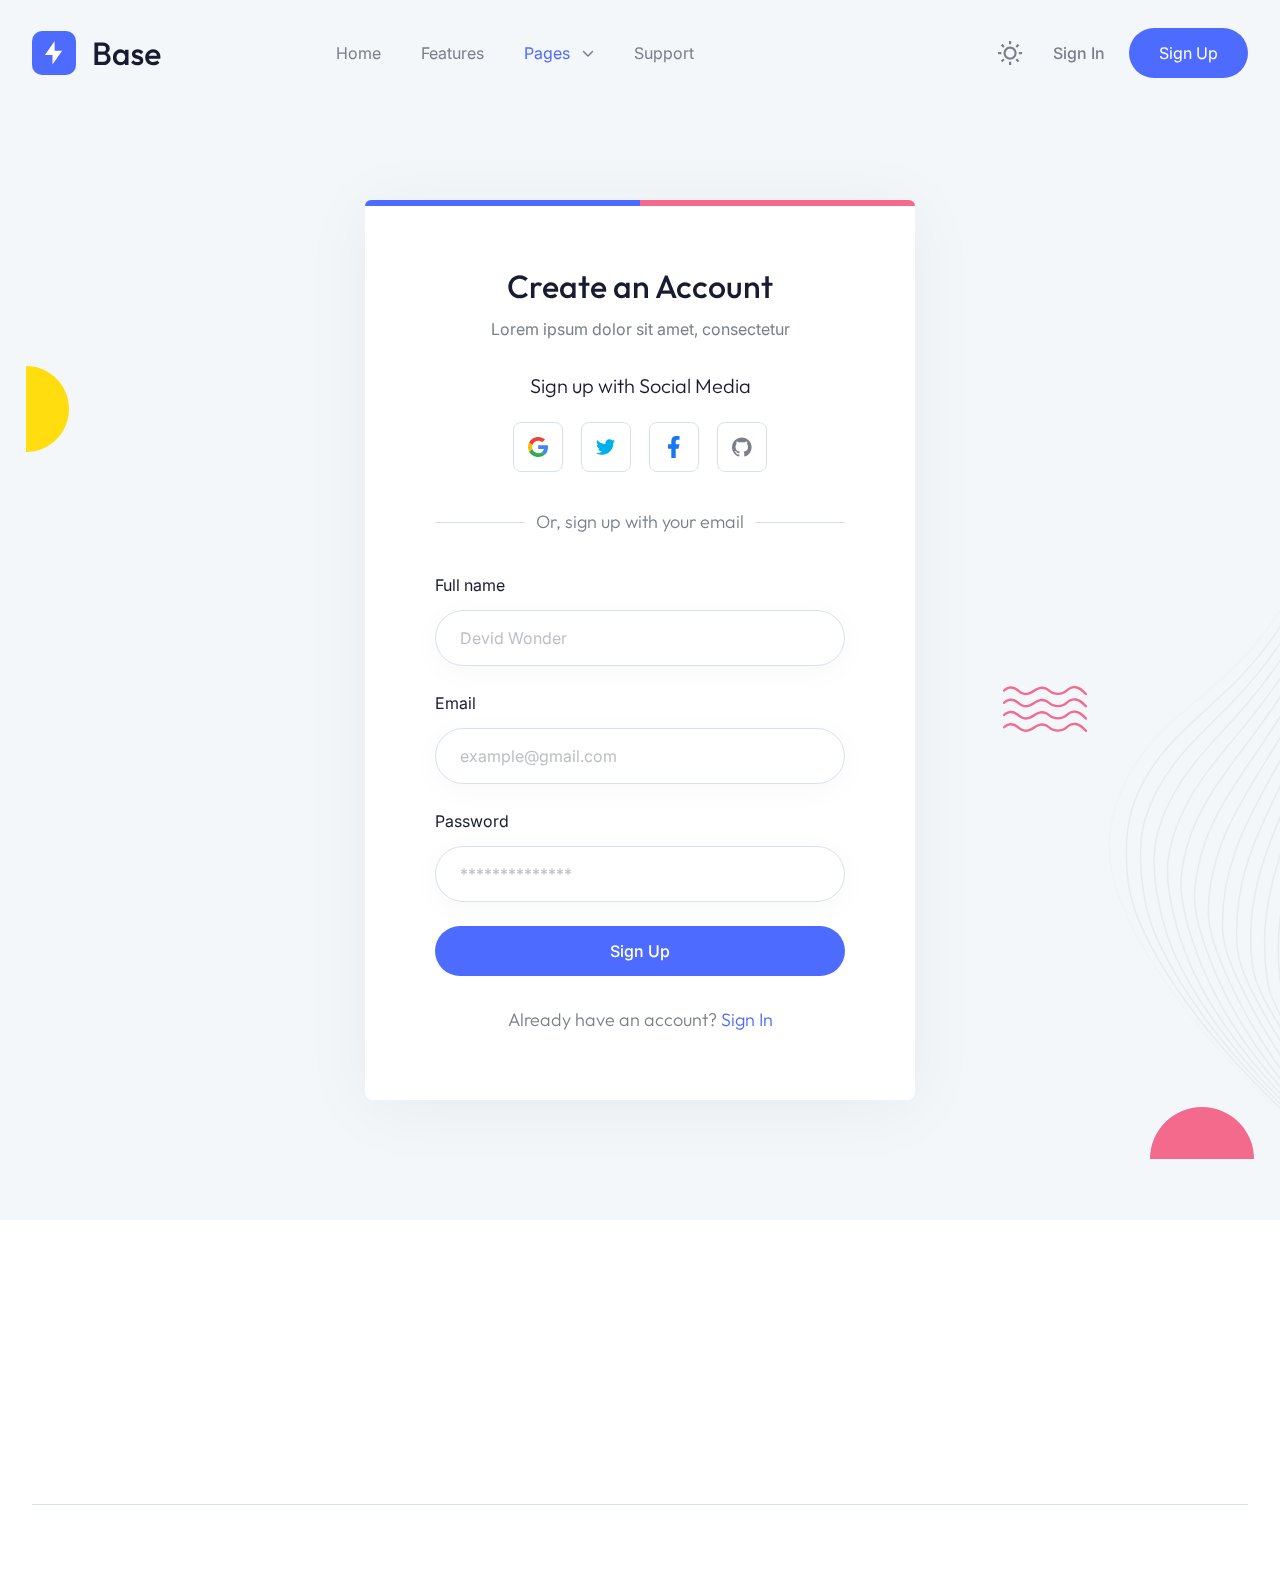
<file: signup.html>
<!DOCTYPE html>
<html lang="en">
  <head>
    <meta charset="UTF-8" />
    <meta http-equiv="X-UA-Compatible" content="IE=edge" />
    <meta name="viewport" content="width=device-width, initial-scale=1.0" />
    <title>Sign Up | Base - Tailwind CSS Startup Template</title>
  <link rel="icon" href="favicon.ico"><link href="style.css" rel="stylesheet"></head>
  <body
    x-data="{ page: 'signup', 'darkMode': true, 'stickyMenu': false, 'navigationOpen': false, 'scrollTop': false }"
    x-init="
         darkMode = JSON.parse(localStorage.getItem('darkMode'));
         $watch('darkMode', value => localStorage.setItem('darkMode', JSON.stringify(value)))"
    :class="{'b eh': darkMode === true}"
  >
    <!-- ===== Header Start ===== -->
    <header
  class="g s r vd ya cj"
  :class="{ 'hh sm _k dj bl ll' : stickyMenu }"
  @scroll.window="stickyMenu = (window.pageYOffset > 20) ? true : false"
>
  <div class="bb ze ki xn 2xl:ud-px-0 oo wf yf i">
    <div class="vd to/4 tc wf yf">
      <a href="index.html">
        <img class="om" src="images/logo-light.svg" alt="Logo Light" />
        <img class="xc nm" src="images/logo-dark.svg" alt="Logo Dark" />
      </a>

      <!-- Hamburger Toggle BTN -->
      <button class="po rc" @click="navigationOpen = !navigationOpen">
        <span class="rc i pf re pd">
          <span class="du-block h q vd yc">
            <span class="rc i r s eh um tg te rd eb ml jl dl" :class="{ 'ue el': !navigationOpen }"></span>
            <span class="rc i r s eh um tg te rd eb ml jl fl" :class="{ 'ue qr': !navigationOpen }"></span>
            <span class="rc i r s eh um tg te rd eb ml jl gl" :class="{ 'ue hl': !navigationOpen }"></span>
          </span>
          <span class="du-block h q vd yc lf">
            <span class="rc eh um tg ml jl el h na r ve yc" :class="{ 'sd dl': !navigationOpen }"></span>
            <span class="rc eh um tg ml jl qr h s pa vd rd" :class="{ 'sd rr': !navigationOpen }"></span>
          </span>
        </span>
      </button>
      <!-- Hamburger Toggle BTN -->
    </div>

    <div
      class="vd wo/4 sd qo f ho oo wf yf"
      :class="{ 'd hh rm sr td ud qg ug jc yh': navigationOpen }"
    >
      <nav>
        <ul class="tc _o sf yo cg ep">
          <li><a href="index.html" class="xl" :class="{ 'mk': page === 'home' }">Home</a></li>
          <li><a href="index.html#features" class="xl">Features</a></li>
          <li class="c i" x-data="{ dropdown: false }">
            <a
              href="#"
              class="xl tc wf yf bg"
              @click.prevent="dropdown = !dropdown"
              :class="{ 'mk': page === 'blog-grid' || page === 'blog-single' || page === 'signin' || page === 'signup' || page === '404' }"
            >
              Pages

              <svg
              :class="{ 'wh': dropdown }"
              class="th mm we fd pf" xmlns="http://www.w3.org/2000/svg" viewBox="0 0 512 512">
                <path d="M233.4 406.6c12.5 12.5 32.8 12.5 45.3 0l192-192c12.5-12.5 12.5-32.8 0-45.3s-32.8-12.5-45.3 0L256 338.7 86.6 169.4c-12.5-12.5-32.8-12.5-45.3 0s-12.5 32.8 0 45.3l192 192z" />
              </svg>
            </a>

            <!-- Dropdown Start -->
            <ul class="a" :class="{ 'tc': dropdown }">
              <li><a href="blog-grid.html" class="xl" :class="{ 'mk': page === 'blog-grid' }">Blog Grid</a></li>
              <li><a href="blog-single.html" class="xl" :class="{ 'mk': page === 'blog-single' }">Blog Single</a></li>
              <li><a href="signin.html" class="xl" :class="{ 'mk': page === 'signin' }">Sign In</a></li>
              <li><a href="signup.html" class="xl" :class="{ 'mk': page === 'signup' }">Sign Up</a></li>
              <li><a href="404.html" class="xl" :class="{ 'mk': page === '404' }">404</a></li>
            </ul>
            <!-- Dropdown End -->
          </li>
          <li><a href="index.html#support" class="xl">Support</a></li>
        </ul>
      </nav>

      <div class="tc wf ig pb no">
        <div class="pc h io pa ra" :class="navigationOpen ? '!-ud-visible' : 'd'">
          <label class="rc ab i">
            <input type="checkbox" :value="darkMode" @change="darkMode = !darkMode" class="pf vd yc uk h r za ab" />
            <!-- Icon Sun -->
            <svg :class="{ 'wn' : page === 'home', 'xh' : page === 'home' && stickyMenu }" class="th om" width="25" height="25" viewBox="0 0 25 25" fill="none" xmlns="http://www.w3.org/2000/svg">
              <path d="M12.0908 18.6363C10.3549 18.6363 8.69 17.9467 7.46249 16.7192C6.23497 15.4916 5.54537 13.8268 5.54537 12.0908C5.54537 10.3549 6.23497 8.69 7.46249 7.46249C8.69 6.23497 10.3549 5.54537 12.0908 5.54537C13.8268 5.54537 15.4916 6.23497 16.7192 7.46249C17.9467 8.69 18.6363 10.3549 18.6363 12.0908C18.6363 13.8268 17.9467 15.4916 16.7192 16.7192C15.4916 17.9467 13.8268 18.6363 12.0908 18.6363ZM12.0908 16.4545C13.2481 16.4545 14.358 15.9947 15.1764 15.1764C15.9947 14.358 16.4545 13.2481 16.4545 12.0908C16.4545 10.9335 15.9947 9.8236 15.1764 9.00526C14.358 8.18692 13.2481 7.72718 12.0908 7.72718C10.9335 7.72718 9.8236 8.18692 9.00526 9.00526C8.18692 9.8236 7.72718 10.9335 7.72718 12.0908C7.72718 13.2481 8.18692 14.358 9.00526 15.1764C9.8236 15.9947 10.9335 16.4545 12.0908 16.4545ZM10.9999 0.0908203H13.1817V3.36355H10.9999V0.0908203ZM10.9999 20.8181H13.1817V24.0908H10.9999V20.8181ZM2.83446 4.377L4.377 2.83446L6.69082 5.14828L5.14828 6.69082L2.83446 4.37809V4.377ZM17.4908 19.0334L19.0334 17.4908L21.3472 19.8046L19.8046 21.3472L17.4908 19.0334ZM19.8046 2.83337L21.3472 4.377L19.0334 6.69082L17.4908 5.14828L19.8046 2.83446V2.83337ZM5.14828 17.4908L6.69082 19.0334L4.377 21.3472L2.83446 19.8046L5.14828 17.4908ZM24.0908 10.9999V13.1817H20.8181V10.9999H24.0908ZM3.36355 10.9999V13.1817H0.0908203V10.9999H3.36355Z" fill=""/>
            </svg>
            <!-- Icon Sun -->
            <img class="xc nm" src="images/icon-moon.svg" alt="Moon" />
          </label>
        </div>

        <a href="signin.html" :class="{ 'nk yl' : page === 'home', 'ok' : page === 'home' && stickyMenu }" class="ek pk xl">Sign In</a>
        <a href="signup.html" :class="{ 'hh/[0.15]' : page === 'home', 'sh' : page === 'home' && stickyMenu }" class="lk gh dk rg tc wf xf _l gi hi">Sign Up</a>
      </div>
    </div>
  </div>
</header>

    <!-- ===== Header End ===== -->

    <main>
      <!-- ===== SignUp Form Start ===== -->
      <section class="i pg fh rm ki xn vq gj qp gr hj rp hr">
        <!-- Bg Shapes -->
        <img src="images/shape-06.svg" alt="Shape" class="h j k" />
        <img src="images/shape-03.svg" alt="Shape" class="h l m" />
        <img src="images/shape-17.svg" alt="Shape" class="h n o" />
        <img src="images/shape-18.svg" alt="Shape" class="h p q" />

        <div class="animate_top bb af i va sg hh sm vk xm yi _n jp hi ao kp">
          <!-- Bg Border -->
          <span class="rc h r s zd/2 od zg gh"></span>
          <span class="rc h r q zd/2 od xg mh"></span>

          <div class="rj">
            <h2 class="ek ck kk wm xb">Create an Account</h2>
            <p>Lorem ipsum dolor sit amet, consectetur</p>

            <h3 class="hk yj kk wm ob mc">Sign up with Social Media</h3>
            <ul class="tc wf xf mg ec">
              <li>
                <a
                  class="tc wf xf be dd di sg _g ch qm ml il bm rl/40 ym/40"
                  href="#"
                >
                  <svg width="22" height="22" viewBox="0 0 22 22" fill="none" xmlns="http://www.w3.org/2000/svg">
                    <g clip-path="url(#clip0_50_914)">
                      <path
                        d="M22.0001 11.2439C22.0134 10.4877 21.9338 9.73268 21.7629 8.99512H11.2246V13.0773H17.4105C17.2933 13.793 17.0296 14.4782 16.6352 15.0915C16.2409 15.7048 15.724 16.2336 15.1158 16.6461L15.0942 16.7828L18.4264 19.3125L18.6571 19.3351C20.7772 17.4162 21.9997 14.5928 21.9997 11.2439"
                        fill="#4285F4"
                      />
                      <path
                        d="M11.2245 22C14.255 22 16.7992 21.0222 18.6577 19.3355L15.1156 16.6465C14.1679 17.2945 12.8958 17.7467 11.2245 17.7467C9.80508 17.7386 8.42433 17.2926 7.27814 16.4721C6.13195 15.6516 5.27851 14.4982 4.83892 13.1755L4.70737 13.1865L1.24255 15.8143L1.19727 15.9377C2.13043 17.7603 3.56252 19.2925 5.33341 20.3631C7.10429 21.4338 9.14416 22.0005 11.2249 22"
                        fill="#34A853"
                      />
                      <path
                        d="M4.83889 13.1756C4.59338 12.4754 4.46669 11.7405 4.46388 11.0001C4.4684 10.2609 4.59041 9.52697 4.82552 8.82462L4.81927 8.6788L1.31196 6.00879L1.19724 6.06226C0.410039 7.59392 0 9.28503 0 11C0 12.715 0.410039 14.4061 1.19724 15.9377L4.83889 13.1756"
                        fill="#FBBC05"
                      />
                      <path
                        d="M11.2249 4.25337C12.8333 4.22889 14.3888 4.8159 15.565 5.89121L18.7329 2.86003C16.7011 0.992106 14.0106 -0.0328008 11.2249 3.27798e-05C9.14418 -0.000452376 7.10433 0.566279 5.33345 1.63686C3.56256 2.70743 2.13046 4.23965 1.19727 6.06218L4.82684 8.82455C5.27077 7.50213 6.12703 6.34962 7.27491 5.5295C8.4228 4.70938 9.80439 4.26302 11.2249 4.25337"
                        fill="#EB4335"
                      />
                    </g>
                    <defs>
                      <clipPath id="clip0_50_914">
                        <rect width="22" height="22" fill="white" />
                      </clipPath>
                    </defs>
                  </svg>
                </a>
              </li>
              <li>
                <a
                  class="tc wf xf be dd di sg _g ch qm ml il bm rl/40 ym/40"
                  href="#"
                >
                  <svg width="23" height="18" viewBox="0 0 23 18" fill="none" xmlns="http://www.w3.org/2000/svg">
                    <path
                      d="M22.1506 2.11765C21.3353 2.48824 20.4565 2.73176 19.5459 2.84824C20.4776 2.28706 21.1976 1.39765 21.5365 0.328235C20.6576 0.857647 19.6835 1.22824 18.6565 1.44C17.82 0.529412 16.6447 0 15.3106 0C12.8224 0 10.7894 2.03294 10.7894 4.54235C10.7894 4.90235 10.8318 5.25177 10.9059 5.58C7.13647 5.38941 3.78 3.57882 1.54588 0.836471C1.15412 1.50353 0.931765 2.28706 0.931765 3.11294C0.931765 4.69059 1.72588 6.08824 2.95412 6.88235C2.20235 6.88235 1.50353 6.67059 0.889412 6.35294C0.889412 6.35294 0.889412 6.35294 0.889412 6.38471C0.889412 8.58706 2.45647 10.4294 4.53176 10.8424C4.15059 10.9482 3.74823 11.0012 3.33529 11.0012C3.04941 11.0012 2.76353 10.9694 2.48823 10.9165C3.06 12.7059 4.72235 14.04 6.72353 14.0718C5.17765 15.3 3.21882 16.02 1.08 16.02C0.72 16.02 0.36 15.9988 0 15.9565C2.01176 17.2482 4.4047 18 6.96706 18C15.3106 18 19.8953 11.0753 19.8953 5.07176C19.8953 4.87059 19.8953 4.68 19.8847 4.47882C20.7741 3.84353 21.5365 3.03882 22.1506 2.11765Z"
                      fill="#00AFED"
                    />
                  </svg>
                </a>
              </li>
              <li>
                <a
                  class="tc wf xf be dd di sg _g ch qm ml il bm rl/40 ym/40"
                  href="#"
                >
                  <svg width="12" height="22" viewBox="0 0 12 22" fill="none" xmlns="http://www.w3.org/2000/svg">
                    <path
                      d="M7.7 12.65H10.45L11.55 8.25H7.7V6.05C7.7 4.917 7.7 3.85 9.9 3.85H11.55V0.154C11.1914 0.1067 9.8373 0 8.4073 0C5.4208 0 3.3 1.8227 3.3 5.17V8.25H0V12.65H3.3V22H7.7V12.65Z"
                      fill="#1877F2"
                    />
                  </svg>
                </a>
              </li>
              <li>
                <a
                  class="tc wf xf be dd di sg _g ch qm ml il bm rl/40 ym/40"
                  href="#"
                >
                  <svg width="23" height="22" viewBox="0 0 23 22" fill="none" xmlns="http://www.w3.org/2000/svg">
                    <path
                      d="M11.2731 0C9.7927 0 8.32679 0.291587 6.95907 0.858113C5.59136 1.42464 4.34862 2.25501 3.30182 3.30181C1.1877 5.41593 0 8.28329 0 11.2731C0 16.2558 3.23538 20.4832 7.7108 21.9825C8.27446 22.0727 8.45483 21.7233 8.45483 21.4189C8.45483 21.1596 8.45483 20.4494 8.45483 19.5137C5.33218 20.1901 4.66706 18.0031 4.66706 18.0031C4.1485 16.6955 3.41575 16.346 3.41575 16.346C2.3899 15.6471 3.49466 15.6696 3.49466 15.6696C4.62197 15.7485 5.21945 16.8307 5.21945 16.8307C6.20021 18.5442 7.85735 18.037 8.49992 17.7664C8.60138 17.0336 8.89448 16.5376 9.21013 16.2558C6.7075 15.974 4.08086 15.0045 4.08086 10.7094C4.08086 9.45813 4.50924 8.45482 5.24199 7.65443C5.12926 7.37261 4.7347 6.2002 5.35472 4.67834C5.35472 4.67834 6.30167 4.37396 8.45483 5.82819C9.3454 5.58018 10.3149 5.45618 11.2731 5.45618C12.2313 5.45618 13.2008 5.58018 14.0914 5.82819C16.2445 4.37396 17.1915 4.67834 17.1915 4.67834C17.8115 6.2002 17.4169 7.37261 17.3042 7.65443C18.037 8.45482 18.4653 9.45813 18.4653 10.7094C18.4653 15.0158 15.8274 15.9627 13.3135 16.2445C13.7194 16.594 14.0914 17.2817 14.0914 18.3301C14.0914 19.8407 14.0914 21.0581 14.0914 21.4189C14.0914 21.7233 14.2717 22.084 14.8467 21.9825C19.3221 20.4719 22.5462 16.2558 22.5462 11.2731C22.5462 9.79269 22.2546 8.32678 21.6881 6.95907C21.1216 5.59135 20.2912 4.34862 19.2444 3.30181C18.1976 2.25501 16.9549 1.42464 15.5871 0.858113C14.2194 0.291587 12.7535 0 11.2731 0Z"
                      fill="#79808A"
                    />
                  </svg>
                </a>
              </li>
            </ul>

            <span class="i rc sj hk xj">
              <span class="rc h s z/2 nd oe rh tm"></span>
              <span class="rc h q z/2 nd oe rh tm"></span>

              Or, sign up with your email
            </span>
          </div>

          <form class="sb" action="https://formbold.com/s/unique_form_id" method="POST">
            <div class="wb">
              <label class="rc kk wm vb" for="fullname">Full name</label>
              <input
                type="text"
                name="fullname"
                id="fullname"
                placeholder="Devid Wonder"
                class="vd hh rg zk _g ch hm dm fm pl/50 xi mi sm xm pm dn/40"
              />
            </div>

            <div class="wb">
              <label class="rc kk wm vb" for="email">Email</label>
              <input
                type="email"
                name="email"
                id="email"
                placeholder="example@gmail.com"
                class="vd hh rg zk _g ch hm dm fm pl/50 xi mi sm xm pm dn/40"
              />
            </div>

            <div class="wb">
              <label class="rc kk wm vb" for="password">Password</label>
              <input
                type="password"
                name="password"
                id="password"
                placeholder="**************"
                class="vd hh rg zk _g ch hm dm fm pl/50 xi mi sm xm pm dn/40"
              />
            </div>

            <button class="vd rj ek rc rg gh lk ml il _l gi hi">
              Sign Up
            </button>

            <p class="sj hk xj rj ob">
              Already have an account?
              <a class="mk" href="signin.html"> Sign In </a>
            </p>
          </form>
        </div>
      </section>
      <!-- ===== SignUp Form End ===== -->
    </main>
    <!-- ===== Footer Start ===== -->
    <footer>
  <div class="bb ze ki xn 2xl:ud-px-0">
    <!-- Footer Top -->
    <div class="ji gp">
      <div class="tc uf ap gg fp">
        <div class="animate_top zd/2 to/4">
          <a href="index.html">
            <img src="images/logo-light.svg" alt="Logo" class="om" />
            <img src="images/logo-dark.svg" alt="Logo" class="xc nm" />
          </a>

          <p class="lc fb">Lorem ipsum dolor sit amet, consectetur adipiscing elit.</p>

          <ul class="tc wf cg">
            <li>
              <a href="#">
                <svg class="vh ul cl il" width="24" height="24" viewBox="0 0 24 24" fill="none" xmlns="http://www.w3.org/2000/svg">
                  <g clip-path="url(#clip0_48_1499)">
                    <path d="M14 13.5H16.5L17.5 9.5H14V7.5C14 6.47 14 5.5 16 5.5H17.5V2.14C17.174 2.097 15.943 2 14.643 2C11.928 2 10 3.657 10 6.7V9.5H7V13.5H10V22H14V13.5Z" fill="" />
                  </g>
                  <defs>
                    <clipPath id="clip0_48_1499">
                      <rect width="24" height="24" fill="white" />
                    </clipPath>
                  </defs>
                </svg>
              </a>
            </li>
            <li>
              <a href="#">
                <svg class="vh ul cl il" width="24" height="24" viewBox="0 0 24 24" fill="none" xmlns="http://www.w3.org/2000/svg">
                  <g clip-path="url(#clip0_48_1502)">
                    <path
                      d="M22.162 5.65593C21.3985 5.99362 20.589 6.2154 19.76 6.31393C20.6337 5.79136 21.2877 4.96894 21.6 3.99993C20.78 4.48793 19.881 4.82993 18.944 5.01493C18.3146 4.34151 17.4803 3.89489 16.5709 3.74451C15.6615 3.59413 14.7279 3.74842 13.9153 4.18338C13.1026 4.61834 12.4564 5.30961 12.0771 6.14972C11.6978 6.98983 11.6067 7.93171 11.818 8.82893C10.1551 8.74558 8.52832 8.31345 7.04328 7.56059C5.55823 6.80773 4.24812 5.75098 3.19799 4.45893C2.82628 5.09738 2.63095 5.82315 2.63199 6.56193C2.63199 8.01193 3.36999 9.29293 4.49199 10.0429C3.828 10.022 3.17862 9.84271 2.59799 9.51993V9.57193C2.59819 10.5376 2.93236 11.4735 3.54384 12.221C4.15532 12.9684 5.00647 13.4814 5.95299 13.6729C5.33661 13.84 4.6903 13.8646 4.06299 13.7449C4.32986 14.5762 4.85 15.3031 5.55058 15.824C6.25117 16.345 7.09712 16.6337 7.96999 16.6499C7.10247 17.3313 6.10917 17.8349 5.04687 18.1321C3.98458 18.4293 2.87412 18.5142 1.77899 18.3819C3.69069 19.6114 5.91609 20.2641 8.18899 20.2619C15.882 20.2619 20.089 13.8889 20.089 8.36193C20.089 8.18193 20.084 7.99993 20.076 7.82193C20.8949 7.2301 21.6016 6.49695 22.163 5.65693L22.162 5.65593Z"
                      fill=""
                    />
                  </g>
                  <defs>
                    <clipPath id="clip0_48_1502">
                      <rect width="24" height="24" fill="white" />
                    </clipPath>
                  </defs>
                </svg>
              </a>
            </li>
            <li>
              <a href="#">
                <svg class="vh ul cl il" width="24" height="24" viewBox="0 0 24 24" fill="none" xmlns="http://www.w3.org/2000/svg">
                  <g clip-path="url(#clip0_48_1505)">
                    <path
                      d="M6.94 5.00002C6.93974 5.53046 6.72877 6.03906 6.35351 6.41394C5.97825 6.78883 5.46944 6.99929 4.939 6.99902C4.40857 6.99876 3.89997 6.78779 3.52508 6.41253C3.1502 6.03727 2.93974 5.52846 2.94 4.99802C2.94027 4.46759 3.15124 3.95899 3.5265 3.5841C3.90176 3.20922 4.41057 2.99876 4.941 2.99902C5.47144 2.99929 5.98004 3.21026 6.35492 3.58552C6.72981 3.96078 6.94027 4.46959 6.94 5.00002ZM7 8.48002H3V21H7V8.48002ZM13.32 8.48002H9.34V21H13.28V14.43C13.28 10.77 18.05 10.43 18.05 14.43V21H22V13.07C22 6.90002 14.94 7.13002 13.28 10.16L13.32 8.48002Z"
                      fill=""
                    />
                  </g>
                  <defs>
                    <clipPath id="clip0_48_1505">
                      <rect width="24" height="24" fill="white" />
                    </clipPath>
                  </defs>
                </svg>
              </a>
            </li>
            <li>
              <a href="#">
                <svg class="vh ul cl il" width="24" height="24" viewBox="0 0 24 24" xmlns="http://www.w3.org/2000/svg">
                  <g clip-path="url(#clip0_48_1508)">
                    <path
                      d="M7.443 5.3501C8.082 5.3501 8.673 5.4001 9.213 5.5481C9.70301 5.63814 10.1708 5.82293 10.59 6.0921C10.984 6.3391 11.279 6.6861 11.475 7.1311C11.672 7.5761 11.77 8.1211 11.77 8.7141C11.77 9.4071 11.623 10.0001 11.279 10.4451C10.984 10.8911 10.492 11.2861 9.902 11.5831C10.738 11.8311 11.377 12.2761 11.77 12.8691C12.164 13.4631 12.41 14.2051 12.41 15.0461C12.41 15.7391 12.262 16.3321 12.016 16.8271C11.77 17.3221 11.377 17.7671 10.934 18.0641C10.4528 18.3825 9.92084 18.6165 9.361 18.7561C8.771 18.9051 8.181 19.0041 7.591 19.0041H1V5.3501H7.443ZM7.049 10.8901C7.59 10.8901 8.033 10.7421 8.377 10.4951C8.721 10.2481 8.869 9.8021 8.869 9.2581C8.869 8.9611 8.819 8.6641 8.721 8.4671C8.623 8.2691 8.475 8.1201 8.279 7.9721C8.082 7.8731 7.885 7.7741 7.639 7.7251C7.393 7.6751 7.148 7.6751 6.852 7.6751H4V10.8911H7.05L7.049 10.8901ZM7.197 16.7281C7.492 16.7281 7.787 16.6781 8.033 16.6291C8.28138 16.5819 8.51628 16.4805 8.721 16.3321C8.92139 16.1873 9.08903 16.002 9.213 15.7881C9.311 15.5411 9.41 15.2441 9.41 14.8981C9.41 14.2051 9.213 13.7101 8.82 13.3641C8.426 13.0671 7.885 12.9191 7.246 12.9191H4V16.7291H7.197V16.7281ZM16.689 16.6781C17.082 17.0741 17.672 17.2721 18.459 17.2721C19 17.2721 19.492 17.1241 19.885 16.8771C20.279 16.5801 20.525 16.2831 20.623 15.9861H23.033C22.639 17.1731 22.049 18.0141 21.263 18.5581C20.475 19.0531 19.541 19.3501 18.41 19.3501C17.6864 19.3523 16.9688 19.2179 16.295 18.9541C15.6887 18.7266 15.148 18.3529 14.721 17.8661C14.2643 17.4107 13.9267 16.8498 13.738 16.2331C13.492 15.5901 13.393 14.8981 13.393 14.1061C13.393 13.3641 13.492 12.6721 13.738 12.0281C13.9745 11.4082 14.3245 10.8378 14.77 10.3461C15.213 9.9011 15.754 9.5061 16.344 9.2581C17.0007 8.99416 17.7022 8.85969 18.41 8.8621C19.246 8.8621 19.984 9.0111 20.623 9.3571C21.263 9.7031 21.754 10.0991 22.148 10.6931C22.5499 11.2636 22.8494 11.8998 23.033 12.5731C23.131 13.2651 23.18 13.9581 23.131 14.7491H16C16 15.5411 16.295 16.2831 16.689 16.6791V16.6781ZM19.787 11.4841C19.443 11.1381 18.902 10.9401 18.262 10.9401C17.82 10.9401 17.475 11.0391 17.18 11.1871C16.885 11.3361 16.689 11.5341 16.492 11.7321C16.311 11.9234 16.1912 12.1643 16.148 12.4241C16.098 12.6721 16.049 12.8691 16.049 13.0671H20.475C20.377 12.3251 20.131 11.8311 19.787 11.4841V11.4841ZM15.459 6.2901H20.967V7.6261H15.46V6.2901H15.459Z"
                    />
                  </g>
                  <defs>
                    <clipPath id="clip0_48_1508">
                      <rect width="24" height="24" fill="white" />
                    </clipPath>
                  </defs>
                </svg>
              </a>
            </li>
          </ul>
        </div>

        <div class="vd ro tc sf rn un gg vn">
          <div class="animate_top">
            <h4 class="kk wm tj ec">Quick Links</h4>

            <ul>
              <li><a href="#" class="sc xl vb">Home</a></li>
              <li><a href="#" class="sc xl vb">Product</a></li>
              <li>
                <a href="#" class="sc xl vb">
                  Careers 
                  <span class="sc ek uj lk nh rg zi _i nc">Hiring</span>
                </a>
              </li>
              <li><a href="#" class="sc xl vb">Pricing</a></li>
            </ul>
          </div>

          <div class="animate_top">
            <h4 class="kk wm tj ec">Services</h4>

            <ul>
              <li><a href="#" class="sc xl vb">Web Development</a></li>
              <li><a href="#" class="sc xl vb">Graphics Design</a></li>
              <li><a href="#" class="sc xl vb">Digital Marketing</a></li>
              <li><a href="#" class="sc xl vb">Ui/Ux Design</a></li>
            </ul>
          </div>

          <div class="animate_top">
            <h4 class="kk wm tj ec">Support</h4>

            <ul>
              <li><a href="#" class="sc xl vb">Company</a></li>
              <li><a href="#" class="sc xl vb">Press media</a></li>
              <li><a href="#" class="sc xl vb">Our Blog</a></li>
              <li><a href="#" class="sc xl vb">Contact Us</a></li>
            </ul>
          </div>

          <div class="animate_top">
            <h4 class="kk wm tj ec">Newsletter</h4>
            <p class="ac qe">Subscribe to receive future updates</p>

            <form action="https://formbold.com/s/unique_form_id" method="POST">
              <div class="i">
                <input
                  type="text"
                  placeholder="Email address"
                  class="vd sm _g ch pm vk xm rg gm dm dn gi mi"
                />

                <button class="h q fi">
                  <svg class="th vm ul" width="20" height="20" viewBox="0 0 20 20" fill="none" xmlns="http://www.w3.org/2000/svg">
                    <g clip-path="url(#clip0_48_1487)">
                      <path
                        d="M3.1175 1.17318L18.5025 9.63484C18.5678 9.67081 18.6223 9.72365 18.6602 9.78786C18.6982 9.85206 18.7182 9.92527 18.7182 9.99984C18.7182 10.0744 18.6982 10.1476 18.6602 10.2118C18.6223 10.276 18.5678 10.3289 18.5025 10.3648L3.1175 18.8265C3.05406 18.8614 2.98262 18.8792 2.91023 18.8781C2.83783 18.8769 2.76698 18.857 2.70465 18.8201C2.64232 18.7833 2.59066 18.7308 2.55478 18.6679C2.51889 18.6051 2.50001 18.5339 2.5 18.4615V1.53818C2.50001 1.46577 2.51889 1.39462 2.55478 1.33174C2.59066 1.26885 2.64232 1.2164 2.70465 1.17956C2.76698 1.14272 2.83783 1.12275 2.91023 1.12163C2.98262 1.12051 3.05406 1.13828 3.1175 1.17318ZM4.16667 10.8332V16.3473L15.7083 9.99984L4.16667 3.65234V9.16651H8.33333V10.8332H4.16667Z"
                        fill=""
                      />
                    </g>
                    <defs>
                      <clipPath id="clip0_48_1487">
                        <rect width="20" height="20" fill="white" />
                      </clipPath>
                    </defs>
                  </svg>
                </button>
              </div>
            </form>
          </div>
        </div>
      </div>
    </div>
    <!-- Footer Top -->

    <!-- Footer Bottom -->
    <div class="bh ch pm tc uf sf yo wf xf ap cg fp bj">
      <div class="animate_top">
        <ul class="tc wf gg">
          <li><a href="#" class="xl">English</a></li>
          <li><a href="#" class="xl">Privacy Policy</a></li>
          <li><a href="#" class="xl">Support</a></li>
        </ul>
      </div>

      <div class="animate_top">
        <p>&copy; 2025 Base. All rights reserved</p>
      </div>
    </div>
    <!-- Footer Bottom -->
  </div>
</footer>

    <!-- ===== Footer End ===== -->

    <!-- ====== Back To Top Start ===== -->
    <button
  class="xc wf xf ie ld vg sr gh tr g sa ta _a"
  @click="window.scrollTo({top: 0, behavior: 'smooth'})"
  @scroll.window="scrollTop = (window.pageYOffset > 50) ? true : false"
  :class="{ 'uc' : scrollTop }"
>
  <svg class="uh se qd" xmlns="http://www.w3.org/2000/svg" viewBox="0 0 512 512">
    <path d="M233.4 105.4c12.5-12.5 32.8-12.5 45.3 0l192 192c12.5 12.5 12.5 32.8 0 45.3s-32.8 12.5-45.3 0L256 173.3 86.6 342.6c-12.5 12.5-32.8 12.5-45.3 0s-12.5-32.8 0-45.3l192-192z" />
  </svg>
</button>

    <!-- ====== Back To Top End ===== -->
  <script defer src="bundle.js"></script></body>
</html>
</file>
